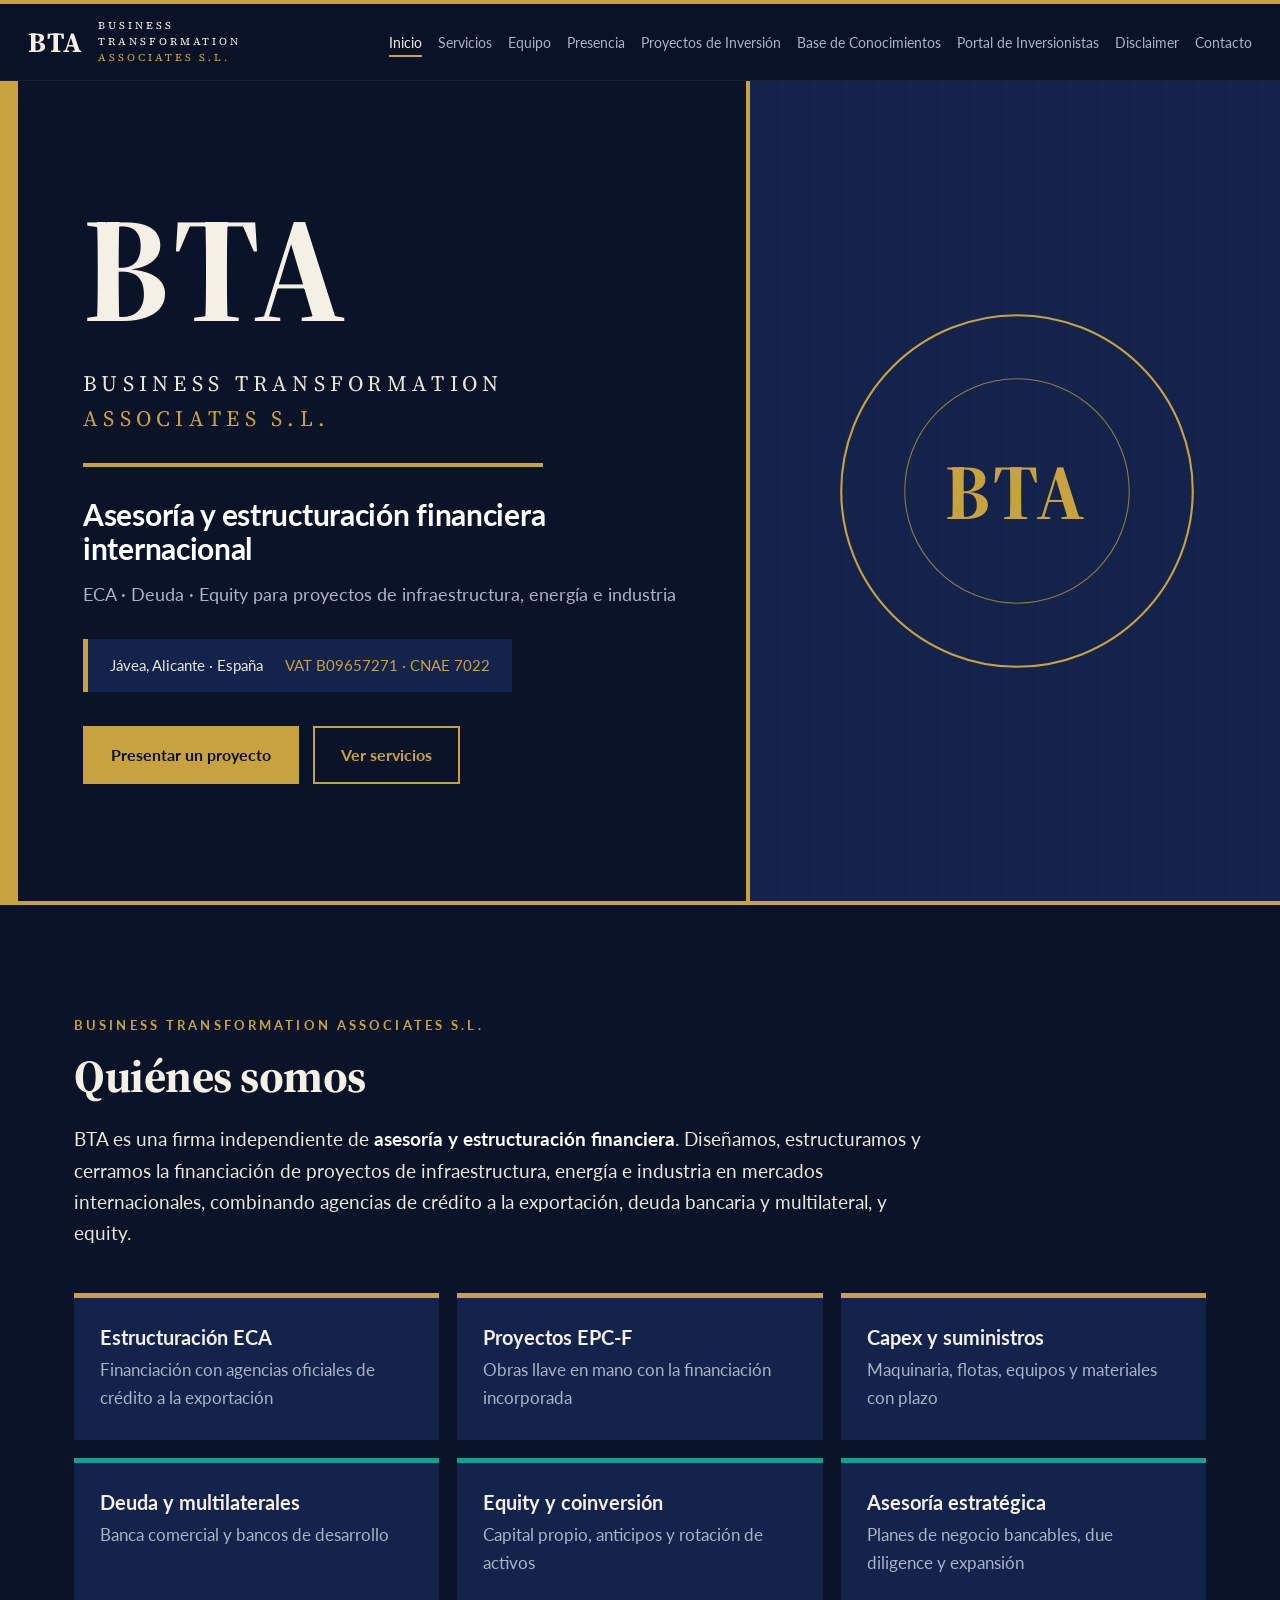
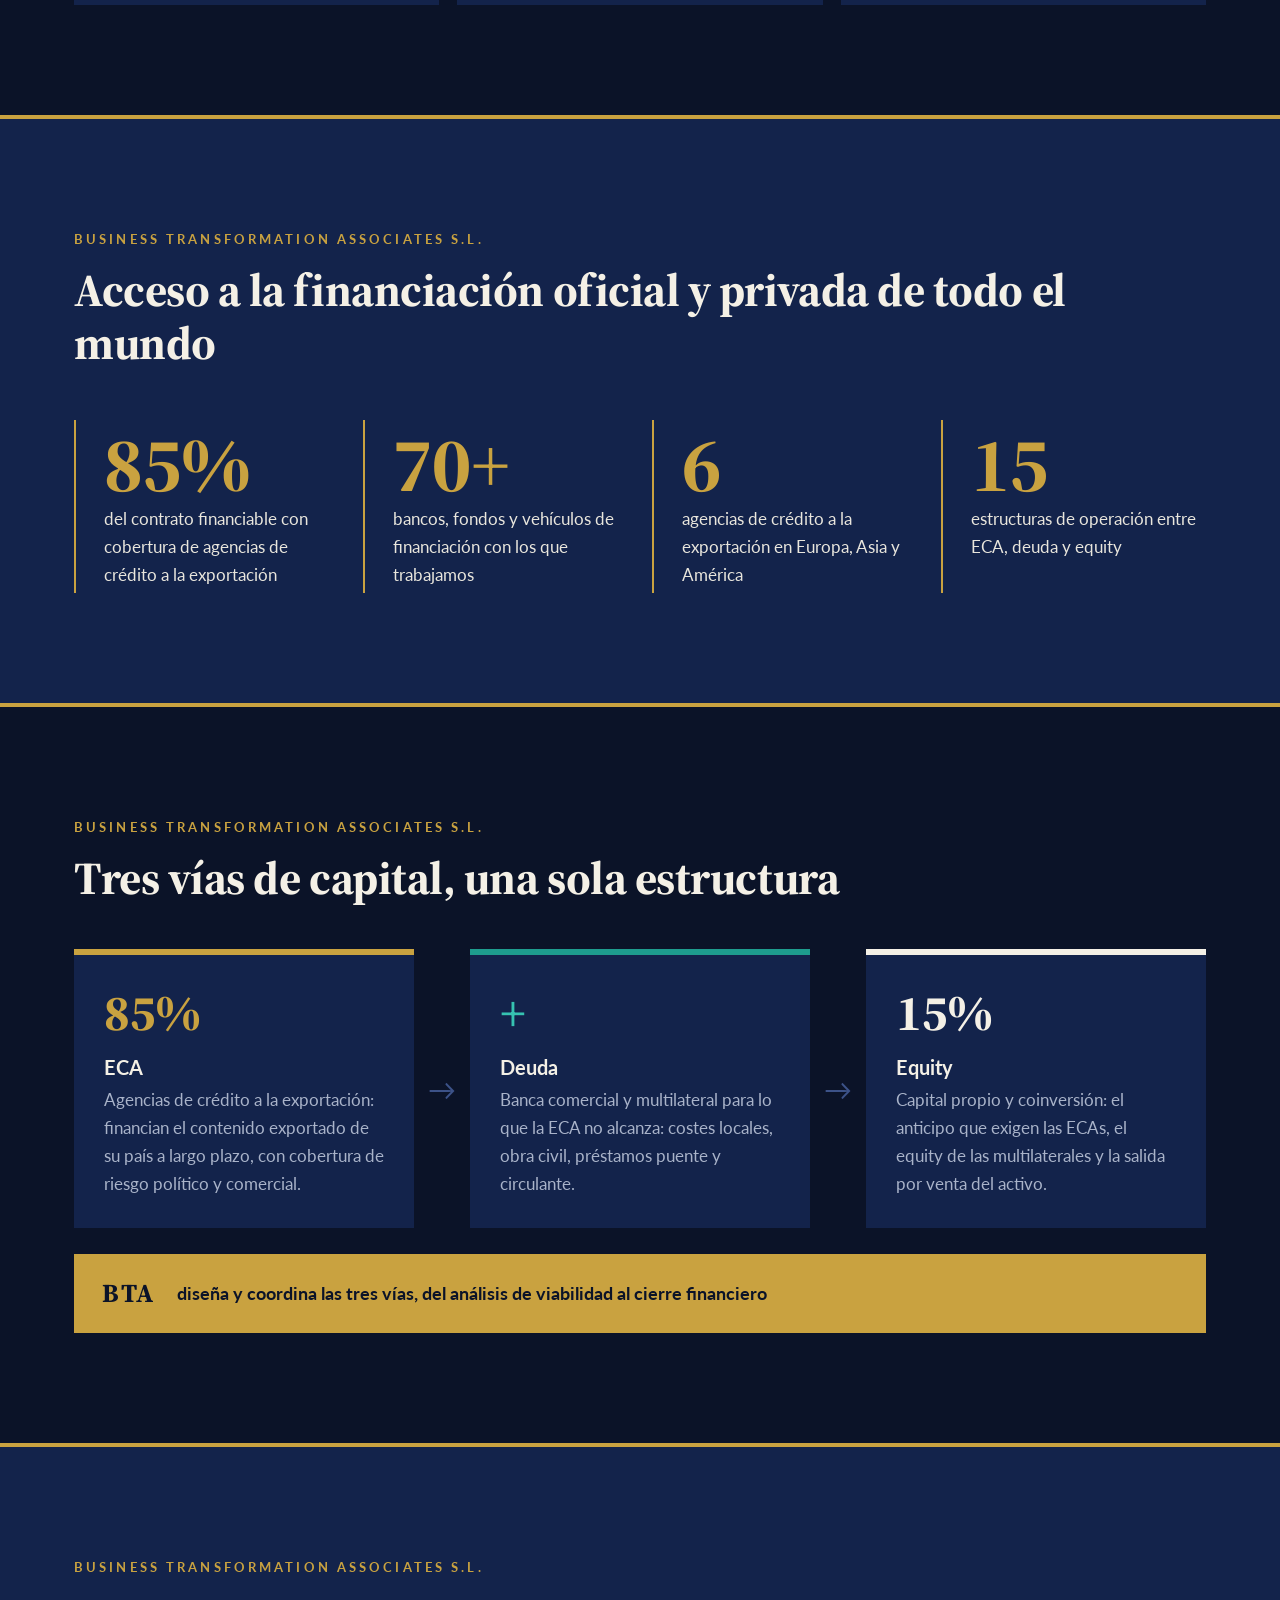
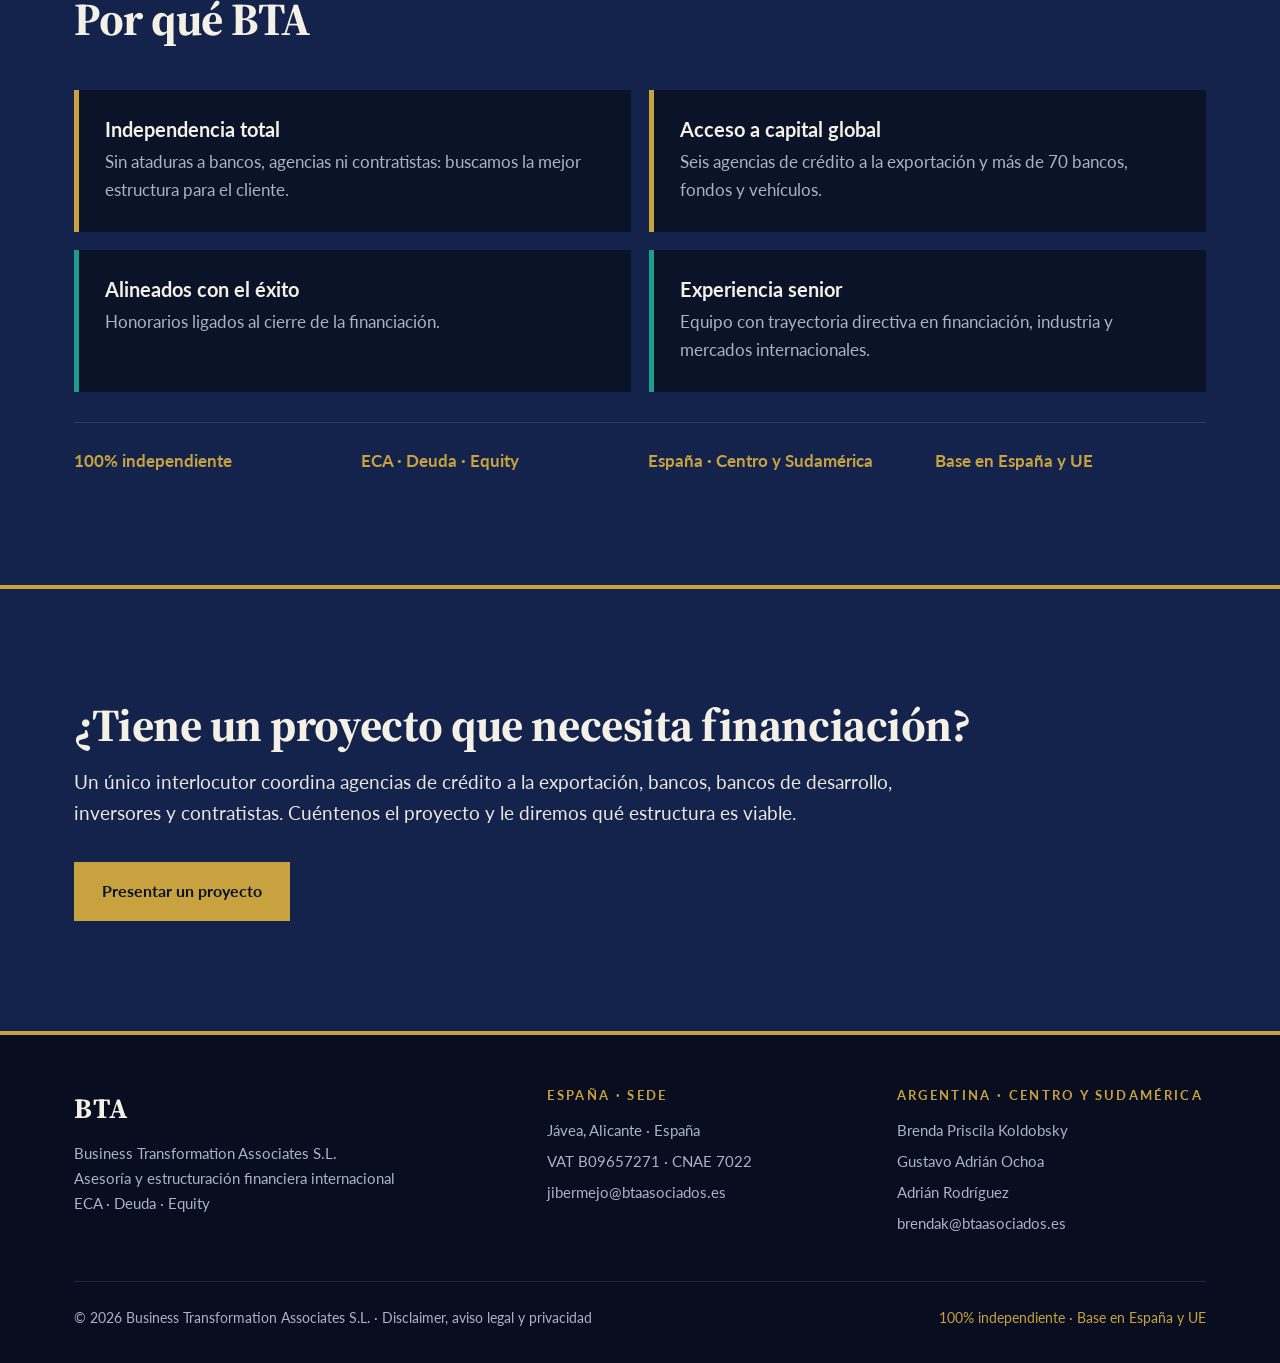
<file: index.html>
<!doctype html>
<html lang="es">
<head>
  <meta charset="utf-8">
  <meta name="viewport" content="width=device-width, initial-scale=1">
  <title>BTA · Asesoría y estructuración financiera internacional</title>
  <meta name="description" content="BTA diseña, estructura y cierra la financiación de proyectos de infraestructura, energía e industria con agencias de crédito a la exportación, deuda y equity.">
  <meta property="og:title" content="BTA · Asesoría y estructuración financiera internacional">
  <meta property="og:description" content="BTA diseña, estructura y cierra la financiación de proyectos de infraestructura, energía e industria con agencias de crédito a la exportación, deuda y equity.">
  <meta property="og:type" content="website">
  <link rel="icon" href="img/favicon.svg" type="image/svg+xml">
  <link rel="preconnect" href="https://fonts.googleapis.com">
  <link rel="preconnect" href="https://fonts.gstatic.com" crossorigin>
  <link href="https://fonts.googleapis.com/css2?family=Lato:wght@400;700&family=Source+Serif+4:opsz,wght@8..60,400;8..60,700&display=swap" rel="stylesheet">
  <link rel="stylesheet" href="css/styles.css">
</head>
<body>
<a class="saltar" href="#contenido">Saltar al contenido</a>

<header class="cabecera">
  <div class="contenedor">
    <a class="marca" href="index.html" aria-label="BTA · Business Transformation Associates, inicio">
      <span class="marca-sello">BTA</span>
      <span class="marca-texto">Business<br>Transformation<span>Associates S.L.</span></span>
    </a>
    <nav aria-label="Principal">
      <button class="hamburguesa" aria-expanded="false" aria-controls="menu" aria-label="Abrir menú"><span></span><span></span><span></span></button>
      <ul class="menu" id="menu">
        <li><a href="index.html" class="activo" aria-current="page">Inicio</a></li>
        <li><a href="servicios.html">Servicios</a></li>
        <li><a href="equipo.html">Equipo</a></li>
        <li><a href="presencia.html">Presencia</a></li>
        <li><a href="proyectos.html">Proyectos de Inversión</a></li>
        <li><a href="conocimientos.html">Base de Conocimientos</a></li>
        <li><a href="inversionistas.html">Portal de Inversionistas</a></li>
        <li><a href="disclaimer.html">Disclaimer</a></li>
        <li><a href="contacto.html">Contacto</a></li>
      </ul>
    </nav>
  </div>
</header>

<main id="contenido">

<section class="portada">
  <div class="contenedor">
    <div>
      <div class="portada-logo" aria-hidden="true">BTA</div>
      <p class="portada-nombre">Business Transformation <span>Associates S.L.</span></p>
      <div class="linea-oro"></div>
      <h1>Asesoría y estructuración financiera internacional</h1>
      <p class="sub">ECA · Deuda · Equity para proyectos de infraestructura, energía e industria</p>
      <div class="ficha"><span>Jávea, Alicante · España</span><span>VAT B09657271 · CNAE 7022</span></div>
      <div class="acciones">
        <a class="boton boton-oro" href="contacto.html">Presentar un proyecto</a>
        <a class="boton boton-linea" href="servicios.html">Ver servicios</a>
      </div>
    </div>
    <div class="portada-sello" aria-hidden="true">
      <svg viewBox="0 0 340 340"><circle cx="170" cy="170" r="166" fill="none" stroke="#c9a240" stroke-width="2"/><circle cx="170" cy="170" r="106" fill="none" stroke="#c9a240" stroke-width="1" opacity=".7"/><text x="170" y="196" text-anchor="middle" font-family="'Source Serif 4',Georgia,serif" font-weight="700" font-size="74" letter-spacing="4" fill="#c9a240">BTA</text></svg>
    </div>
  </div>
</section>

<section class="seccion">
  <div class="contenedor">
    <p class="antetitulo">Business Transformation Associates S.L.</p>
    <h2>Quiénes somos</h2>
    <p class="intro">BTA es una firma independiente de <strong>asesoría y estructuración financiera</strong>. Diseñamos, estructuramos y cerramos la financiación de proyectos de infraestructura, energía e industria en mercados internacionales, combinando agencias de crédito a la exportación, deuda bancaria y multilateral, y equity.</p>
    <div class="rejilla r3">
      <div class="tarjeta"><h3>Estructuración ECA</h3><p>Financiación con agencias oficiales de crédito a la exportación</p></div>
      <div class="tarjeta"><h3>Proyectos EPC-F</h3><p>Obras llave en mano con la financiación incorporada</p></div>
      <div class="tarjeta"><h3>Capex y suministros</h3><p>Maquinaria, flotas, equipos y materiales con plazo</p></div>
      <div class="tarjeta verde"><h3>Deuda y multilaterales</h3><p>Banca comercial y bancos de desarrollo</p></div>
      <div class="tarjeta verde"><h3>Equity y coinversión</h3><p>Capital propio, anticipos y rotación de activos</p></div>
      <div class="tarjeta verde"><h3>Asesoría estratégica</h3><p>Planes de negocio bancables, due diligence y expansión</p></div>
    </div>
  </div>
</section>

<section class="seccion azul">
  <div class="contenedor">
    <p class="antetitulo">Business Transformation Associates S.L.</p>
    <h2>Acceso a la financiación oficial y privada de todo el mundo</h2>
    <div class="cifras">
      <div class="cifra"><b>85%</b><span>del contrato financiable con cobertura de agencias de crédito a la exportación</span></div>
      <div class="cifra"><b>70+</b><span>bancos, fondos y vehículos de financiación con los que trabajamos</span></div>
      <div class="cifra"><b>6</b><span>agencias de crédito a la exportación en Europa, Asia y América</span></div>
      <div class="cifra"><b>15</b><span>estructuras de operación entre ECA, deuda y equity</span></div>
    </div>
  </div>
</section>

<section class="seccion">
  <div class="contenedor">
    <p class="antetitulo">Business Transformation Associates S.L.</p>
    <h2>Tres vías de capital, una sola estructura</h2>
    <div class="vias">
      <div class="via"><b>85%</b><h3>ECA</h3><p>Agencias de crédito a la exportación: financian el contenido exportado de su país a largo plazo, con cobertura de riesgo político y comercial.</p></div>
      <div class="flecha" aria-hidden="true">→</div>
      <div class="via deuda"><b>+</b><h3>Deuda</h3><p>Banca comercial y multilateral para lo que la ECA no alcanza: costes locales, obra civil, préstamos puente y circulante.</p></div>
      <div class="flecha" aria-hidden="true">→</div>
      <div class="via equity"><b>15%</b><h3>Equity</h3><p>Capital propio y coinversión: el anticipo que exigen las ECAs, el equity de las multilaterales y la salida por venta del activo.</p></div>
    </div>
    <div class="banda-oro"><b>BTA</b><span>diseña y coordina las tres vías, del análisis de viabilidad al cierre financiero</span></div>
  </div>
</section>

<section class="seccion azul">
  <div class="contenedor">
    <p class="antetitulo">Business Transformation Associates S.L.</p>
    <h2>Por qué BTA</h2>
    <div class="rejilla r2">
      <div class="tarjeta lateral"><h3>Independencia total</h3><p>Sin ataduras a bancos, agencias ni contratistas: buscamos la mejor estructura para el cliente.</p></div>
      <div class="tarjeta lateral"><h3>Acceso a capital global</h3><p>Seis agencias de crédito a la exportación y más de 70 bancos, fondos y vehículos.</p></div>
      <div class="tarjeta lateral verde"><h3>Alineados con el éxito</h3><p>Honorarios ligados al cierre de la financiación.</p></div>
      <div class="tarjeta lateral verde"><h3>Experiencia senior</h3><p>Equipo con trayectoria directiva en financiación, industria y mercados internacionales.</p></div>
    </div>
    <div class="sellos"><span>100% independiente</span><span>ECA · Deuda · Equity</span><span>España · Centro y Sudamérica</span><span>Base en España y UE</span></div>
  </div>
</section>

<section class="seccion azul llamada">
  <div class="contenedor">
    <h2>¿Tiene un proyecto que necesita financiación?</h2>
    <p class="intro">Un único interlocutor coordina agencias de crédito a la exportación, bancos, bancos de desarrollo, inversores y contratistas. Cuéntenos el proyecto y le diremos qué estructura es viable.</p>
    <div class="acciones"><a class="boton boton-oro" href="contacto.html">Presentar un proyecto</a></div>
  </div>
</section>
</main>

<footer class="pie">
  <div class="contenedor">
    <div>
      <span class="marca-sello">BTA</span>
      <p style="margin-top:10px">Business Transformation Associates S.L.<br>Asesoría y estructuración financiera internacional<br>ECA · Deuda · Equity</p>
    </div>
    <div>
      <h4>España · Sede</h4>
      <ul>
        <li>Jávea, Alicante · España</li>
        <li>VAT B09657271 · CNAE 7022</li>
        <li><a href="mailto:jibermejo@btaasociados.es">jibermejo@btaasociados.es</a></li>
      </ul>
    </div>
    <div>
      <h4>Argentina · Centro y Sudamérica</h4>
      <ul>
        <li>Brenda Priscila Koldobsky</li>         <li>Gustavo Adrián Ochoa</li>         <li>Adrián Rodríguez</li>
        <li><a href="mailto:brendak@btaasociados.es">brendak@btaasociados.es</a></li>
      </ul>
    </div>
    <div class="pie-legal">
      <span>© <span id="anio">2026</span> Business Transformation Associates S.L. · <a href="disclaimer.html">Disclaimer, aviso legal y privacidad</a></span>
      <span class="oro">100% independiente · Base en España y UE</span>
    </div>
  </div>
</footer>
<script src="js/main.js"></script>
</body>
</html>
</file>
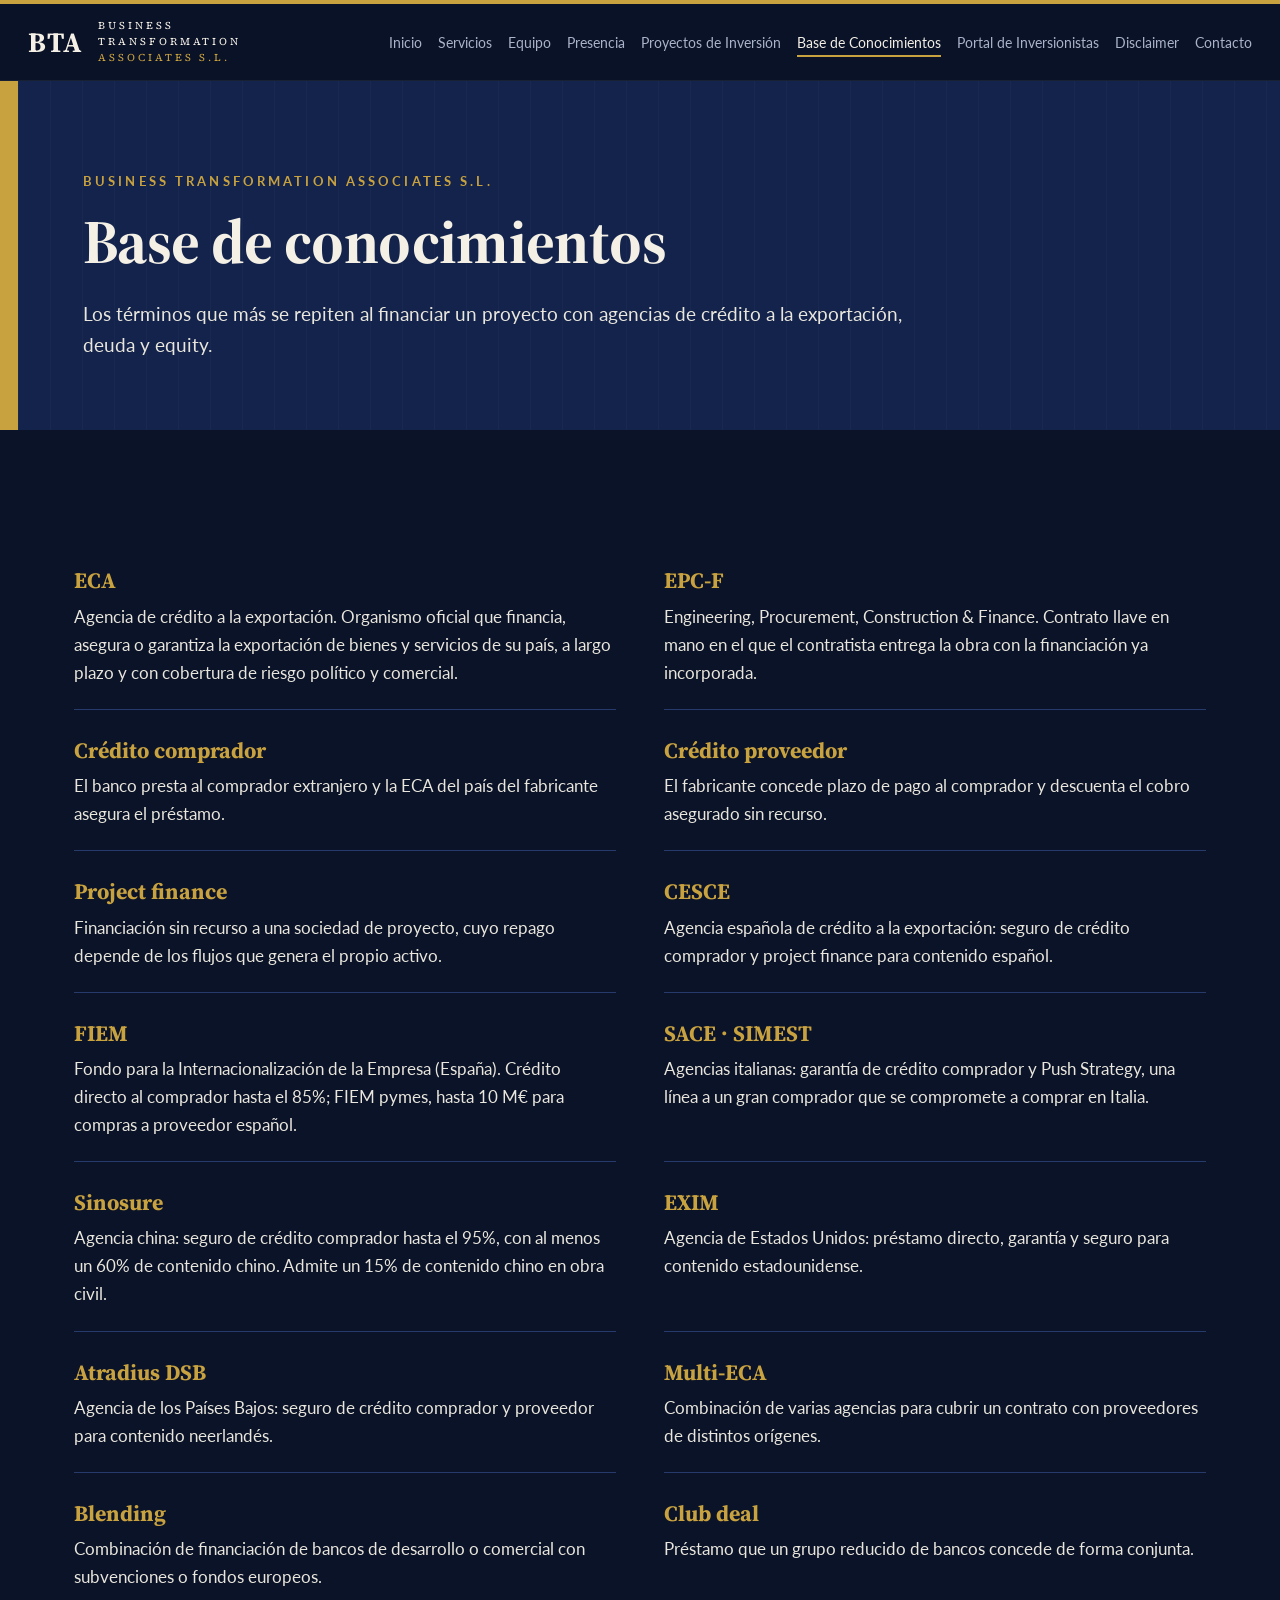
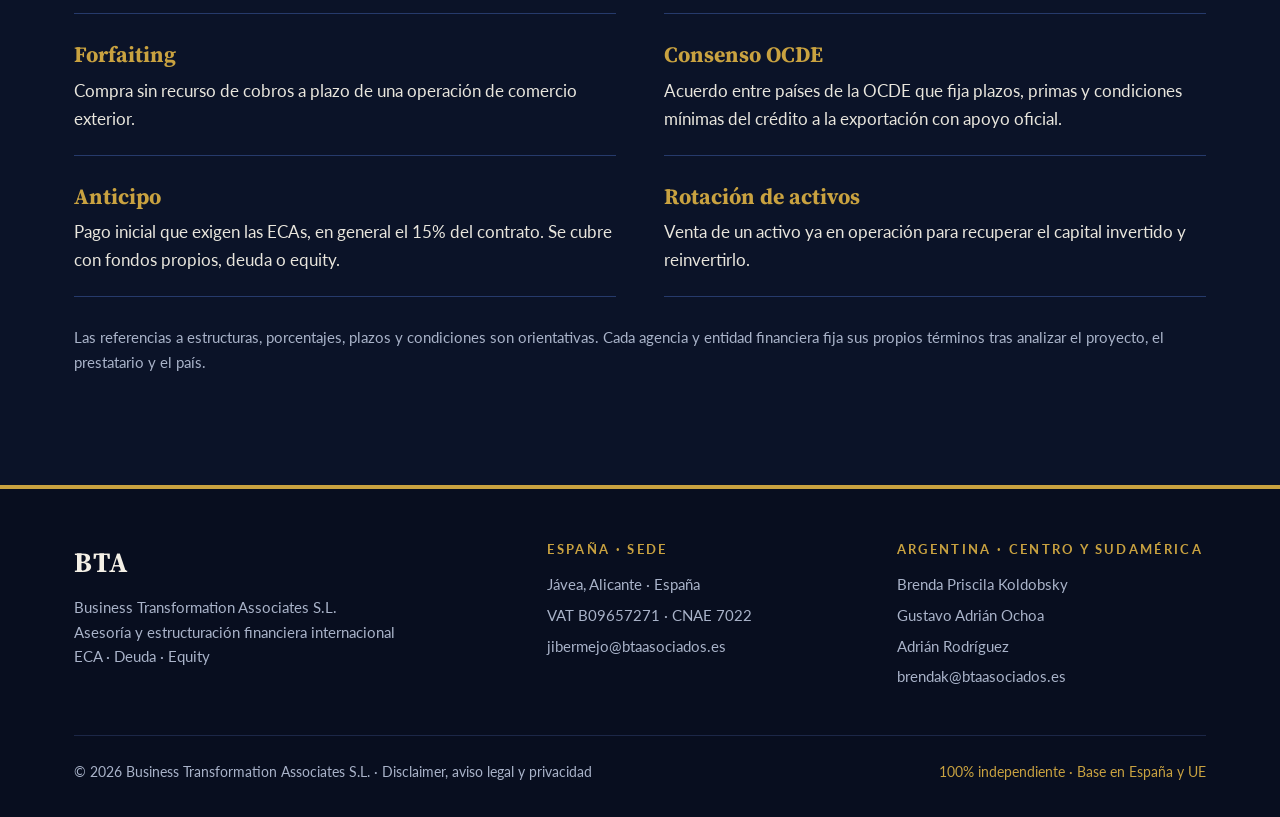
<file: conocimientos.html>
<!doctype html>
<html lang="es">
<head>
  <meta charset="utf-8">
  <meta name="viewport" content="width=device-width, initial-scale=1">
  <title>Base de Conocimientos · BTA</title>
  <meta name="description" content="Glosario de financiación internacional: ECAs, EPC-F, crédito comprador, project finance y más.">
  <meta property="og:title" content="Base de Conocimientos · BTA">
  <meta property="og:description" content="Glosario de financiación internacional: ECAs, EPC-F, crédito comprador, project finance y más.">
  <meta property="og:type" content="website">
  <link rel="icon" href="img/favicon.svg" type="image/svg+xml">
  <link rel="preconnect" href="https://fonts.googleapis.com">
  <link rel="preconnect" href="https://fonts.gstatic.com" crossorigin>
  <link href="https://fonts.googleapis.com/css2?family=Lato:wght@400;700&family=Source+Serif+4:opsz,wght@8..60,400;8..60,700&display=swap" rel="stylesheet">
  <link rel="stylesheet" href="css/styles.css">
</head>
<body>
<a class="saltar" href="#contenido">Saltar al contenido</a>

<header class="cabecera">
  <div class="contenedor">
    <a class="marca" href="index.html" aria-label="BTA · Business Transformation Associates, inicio">
      <span class="marca-sello">BTA</span>
      <span class="marca-texto">Business<br>Transformation<span>Associates S.L.</span></span>
    </a>
    <nav aria-label="Principal">
      <button class="hamburguesa" aria-expanded="false" aria-controls="menu" aria-label="Abrir menú"><span></span><span></span><span></span></button>
      <ul class="menu" id="menu">
        <li><a href="index.html">Inicio</a></li>
        <li><a href="servicios.html">Servicios</a></li>
        <li><a href="equipo.html">Equipo</a></li>
        <li><a href="presencia.html">Presencia</a></li>
        <li><a href="proyectos.html">Proyectos de Inversión</a></li>
        <li><a href="conocimientos.html" class="activo" aria-current="page">Base de Conocimientos</a></li>
        <li><a href="inversionistas.html">Portal de Inversionistas</a></li>
        <li><a href="disclaimer.html">Disclaimer</a></li>
        <li><a href="contacto.html">Contacto</a></li>
      </ul>
    </nav>
  </div>
</header>

<main id="contenido">


<section class="cabecera-pagina">
  <div class="contenedor">
    <p class="antetitulo">Business Transformation Associates S.L.</p>
    <h1>Base de conocimientos</h1>
    <p class="intro">Los términos que más se repiten al financiar un proyecto con agencias de crédito a la exportación, deuda y equity.</p>
  </div>
</section>

<section class="seccion sin-borde">
  <div class="contenedor">
    <dl class="glosario">
      <div><dt>ECA</dt><dd>Agencia de crédito a la exportación. Organismo oficial que financia, asegura o garantiza la exportación de bienes y servicios de su país, a largo plazo y con cobertura de riesgo político y comercial.</dd></div>
      <div><dt>EPC-F</dt><dd>Engineering, Procurement, Construction & Finance. Contrato llave en mano en el que el contratista entrega la obra con la financiación ya incorporada.</dd></div>
      <div><dt>Crédito comprador</dt><dd>El banco presta al comprador extranjero y la ECA del país del fabricante asegura el préstamo.</dd></div>
      <div><dt>Crédito proveedor</dt><dd>El fabricante concede plazo de pago al comprador y descuenta el cobro asegurado sin recurso.</dd></div>
      <div><dt>Project finance</dt><dd>Financiación sin recurso a una sociedad de proyecto, cuyo repago depende de los flujos que genera el propio activo.</dd></div>
      <div><dt>CESCE</dt><dd>Agencia española de crédito a la exportación: seguro de crédito comprador y project finance para contenido español.</dd></div>
      <div><dt>FIEM</dt><dd>Fondo para la Internacionalización de la Empresa (España). Crédito directo al comprador hasta el 85%; FIEM pymes, hasta 10 M€ para compras a proveedor español.</dd></div>
      <div><dt>SACE · SIMEST</dt><dd>Agencias italianas: garantía de crédito comprador y Push Strategy, una línea a un gran comprador que se compromete a comprar en Italia.</dd></div>
      <div><dt>Sinosure</dt><dd>Agencia china: seguro de crédito comprador hasta el 95%, con al menos un 60% de contenido chino. Admite un 15% de contenido chino en obra civil.</dd></div>
      <div><dt>EXIM</dt><dd>Agencia de Estados Unidos: préstamo directo, garantía y seguro para contenido estadounidense.</dd></div>
      <div><dt>Atradius DSB</dt><dd>Agencia de los Países Bajos: seguro de crédito comprador y proveedor para contenido neerlandés.</dd></div>
      <div><dt>Multi-ECA</dt><dd>Combinación de varias agencias para cubrir un contrato con proveedores de distintos orígenes.</dd></div>
      <div><dt>Blending</dt><dd>Combinación de financiación de bancos de desarrollo o comercial con subvenciones o fondos europeos.</dd></div>
      <div><dt>Club deal</dt><dd>Préstamo que un grupo reducido de bancos concede de forma conjunta.</dd></div>
      <div><dt>Forfaiting</dt><dd>Compra sin recurso de cobros a plazo de una operación de comercio exterior.</dd></div>
      <div><dt>Consenso OCDE</dt><dd>Acuerdo entre países de la OCDE que fija plazos, primas y condiciones mínimas del crédito a la exportación con apoyo oficial.</dd></div>
      <div><dt>Anticipo</dt><dd>Pago inicial que exigen las ECAs, en general el 15% del contrato. Se cubre con fondos propios, deuda o equity.</dd></div>
      <div><dt>Rotación de activos</dt><dd>Venta de un activo ya en operación para recuperar el capital invertido y reinvertirlo.</dd></div>
    </dl>
    <p class="nota">Las referencias a estructuras, porcentajes, plazos y condiciones son orientativas. Cada agencia y entidad financiera fija sus propios términos tras analizar el proyecto, el prestatario y el país.</p>
  </div>
</section>
</main>

<footer class="pie">
  <div class="contenedor">
    <div>
      <span class="marca-sello">BTA</span>
      <p style="margin-top:10px">Business Transformation Associates S.L.<br>Asesoría y estructuración financiera internacional<br>ECA · Deuda · Equity</p>
    </div>
    <div>
      <h4>España · Sede</h4>
      <ul>
        <li>Jávea, Alicante · España</li>
        <li>VAT B09657271 · CNAE 7022</li>
        <li><a href="mailto:jibermejo@btaasociados.es">jibermejo@btaasociados.es</a></li>
      </ul>
    </div>
    <div>
      <h4>Argentina · Centro y Sudamérica</h4>
      <ul>
        <li>Brenda Priscila Koldobsky</li>         <li>Gustavo Adrián Ochoa</li>         <li>Adrián Rodríguez</li>
        <li><a href="mailto:brendak@btaasociados.es">brendak@btaasociados.es</a></li>
      </ul>
    </div>
    <div class="pie-legal">
      <span>© <span id="anio">2026</span> Business Transformation Associates S.L. · <a href="disclaimer.html">Disclaimer, aviso legal y privacidad</a></span>
      <span class="oro">100% independiente · Base en España y UE</span>
    </div>
  </div>
</footer>
<script src="js/main.js"></script>
</body>
</html>
</file>
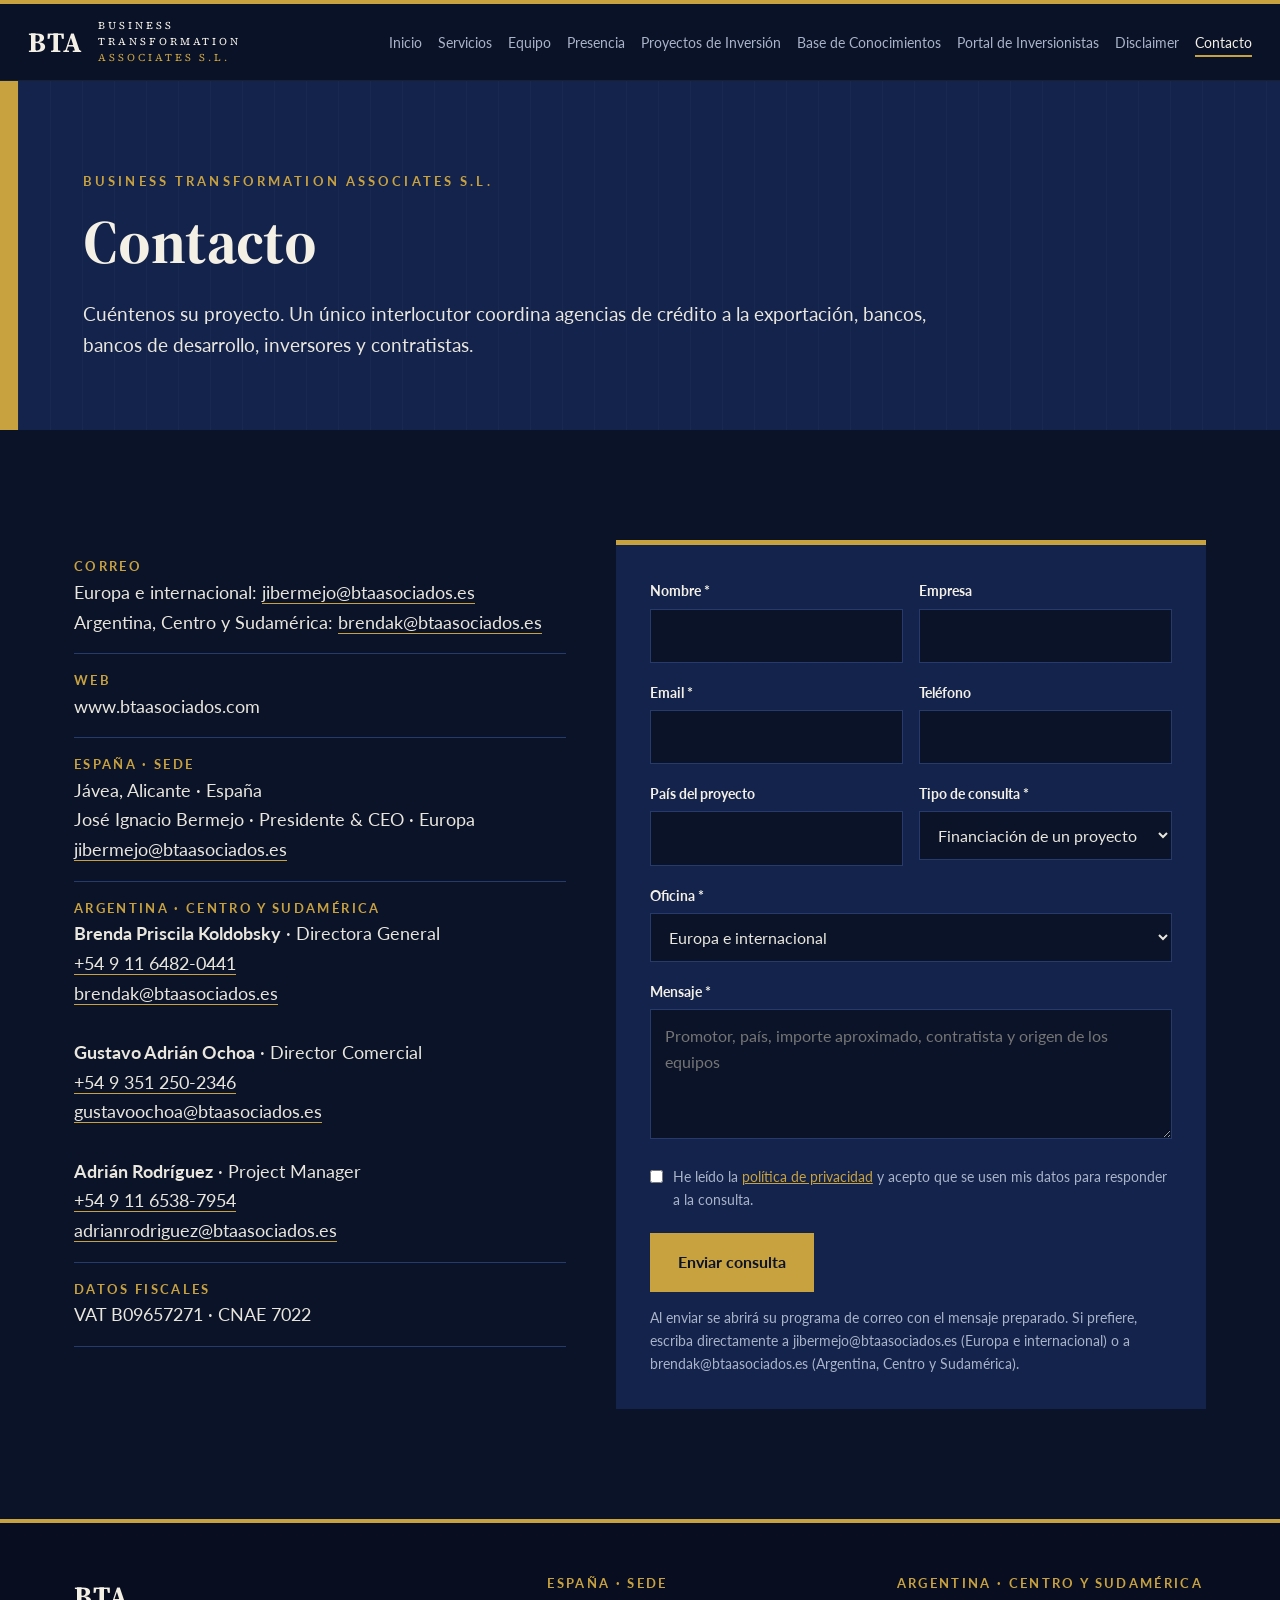
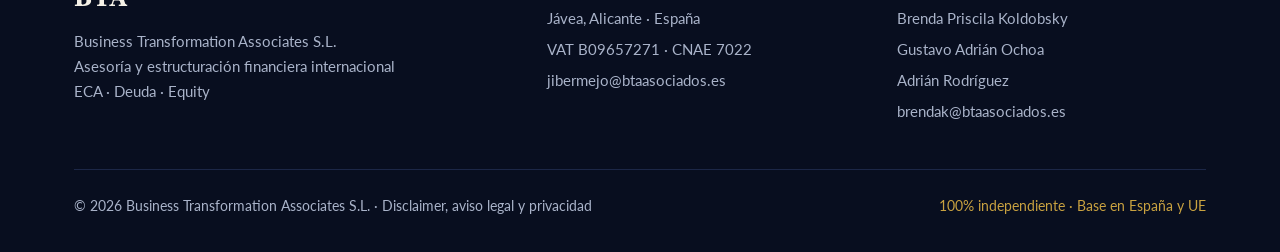
<file: contacto.html>
<!doctype html>
<html lang="es">
<head>
  <meta charset="utf-8">
  <meta name="viewport" content="width=device-width, initial-scale=1">
  <title>Contacto · BTA</title>
  <meta name="description" content="Contacte con BTA en España o en Argentina para estudiar la financiación de su proyecto.">
  <meta property="og:title" content="Contacto · BTA">
  <meta property="og:description" content="Contacte con BTA en España o en Argentina para estudiar la financiación de su proyecto.">
  <meta property="og:type" content="website">
  <link rel="icon" href="img/favicon.svg" type="image/svg+xml">
  <link rel="preconnect" href="https://fonts.googleapis.com">
  <link rel="preconnect" href="https://fonts.gstatic.com" crossorigin>
  <link href="https://fonts.googleapis.com/css2?family=Lato:wght@400;700&family=Source+Serif+4:opsz,wght@8..60,400;8..60,700&display=swap" rel="stylesheet">
  <link rel="stylesheet" href="css/styles.css">
</head>
<body>
<a class="saltar" href="#contenido">Saltar al contenido</a>

<header class="cabecera">
  <div class="contenedor">
    <a class="marca" href="index.html" aria-label="BTA · Business Transformation Associates, inicio">
      <span class="marca-sello">BTA</span>
      <span class="marca-texto">Business<br>Transformation<span>Associates S.L.</span></span>
    </a>
    <nav aria-label="Principal">
      <button class="hamburguesa" aria-expanded="false" aria-controls="menu" aria-label="Abrir menú"><span></span><span></span><span></span></button>
      <ul class="menu" id="menu">
        <li><a href="index.html">Inicio</a></li>
        <li><a href="servicios.html">Servicios</a></li>
        <li><a href="equipo.html">Equipo</a></li>
        <li><a href="presencia.html">Presencia</a></li>
        <li><a href="proyectos.html">Proyectos de Inversión</a></li>
        <li><a href="conocimientos.html">Base de Conocimientos</a></li>
        <li><a href="inversionistas.html">Portal de Inversionistas</a></li>
        <li><a href="disclaimer.html">Disclaimer</a></li>
        <li><a href="contacto.html" class="activo" aria-current="page">Contacto</a></li>
      </ul>
    </nav>
  </div>
</header>

<main id="contenido">


<section class="cabecera-pagina">
  <div class="contenedor">
    <p class="antetitulo">Business Transformation Associates S.L.</p>
    <h1>Contacto</h1>
    <p class="intro">Cuéntenos su proyecto. Un único interlocutor coordina agencias de crédito a la exportación, bancos, bancos de desarrollo, inversores y contratistas.</p>
  </div>
</section>

<section class="seccion sin-borde">
  <div class="contenedor contacto sin-margen">
    <div class="datos">
      <dl>
        <div><dt>Correo</dt><dd>Europa e internacional: <a href="mailto:jibermejo@btaasociados.es">jibermejo@btaasociados.es</a><br>Argentina, Centro y Sudamérica: <a href="mailto:brendak@btaasociados.es">brendak@btaasociados.es</a></dd></div>
        <div><dt>Web</dt><dd>www.btaasociados.com</dd></div>
        <div><dt>España · Sede</dt><dd>Jávea, Alicante · España<br>José Ignacio Bermejo · Presidente &amp; CEO · Europa<br><a href="mailto:jibermejo@btaasociados.es">jibermejo@btaasociados.es</a></dd></div>
        <div><dt>Argentina · Centro y Sudamérica</dt><dd><strong>Brenda Priscila Koldobsky</strong> · Directora General<br><a href="tel:+5491164820441">+54 9 11 6482-0441</a><br><a href="mailto:brendak@btaasociados.es">brendak@btaasociados.es</a><br><br><strong>Gustavo Adrián Ochoa</strong> · Director Comercial<br><a href="tel:+5493512502346">+54 9 351 250-2346</a><br><a href="mailto:gustavoochoa@btaasociados.es">gustavoochoa@btaasociados.es</a><br><br><strong>Adrián Rodríguez</strong> · Project Manager<br><a href="tel:+5491165387954">+54 9 11 6538-7954</a><br><a href="mailto:adrianrodriguez@btaasociados.es">adrianrodriguez@btaasociados.es</a></dd></div>
        <div><dt>Datos fiscales</dt><dd>VAT B09657271 · CNAE 7022</dd></div>
      </dl>
    </div>
    <form id="form-contacto" data-destino="jibermejo@btaasociados.es" novalidate>
      <div class="fila">
        <div class="campo"><label for="nombre">Nombre *</label><input id="nombre" name="nombre" required autocomplete="name"></div>
        <div class="campo"><label for="empresa">Empresa</label><input id="empresa" name="empresa" autocomplete="organization"></div>
      </div>
      <div class="fila">
        <div class="campo"><label for="email">Email *</label><input id="email" name="email" type="email" required autocomplete="email"></div>
        <div class="campo"><label for="telefono">Teléfono</label><input id="telefono" name="telefono" type="tel" autocomplete="tel"></div>
      </div>
      <div class="fila">
        <div class="campo"><label for="pais">País del proyecto</label><input id="pais" name="pais" autocomplete="country-name"></div>
        <div class="campo"><label for="tipo">Tipo de consulta *</label>
          <select id="tipo" name="tipo" required>
            <option>Financiación de un proyecto</option>
            <option>Capex y suministros</option>
            <option value="Inversor / entidad financiera">Inversor / entidad financiera</option>
            <option>Asesoría estratégica</option>
            <option>Otra consulta</option>
          </select></div>
      </div>
      <div class="campo"><label for="oficina">Oficina *</label>
        <select id="oficina" name="oficina" required>
          <option value="jibermejo@btaasociados.es">Europa e internacional</option>
          <option value="brendak@btaasociados.es">Argentina, Centro y Sudamérica</option>
        </select></div>
      <div class="campo"><label for="mensaje">Mensaje *</label><textarea id="mensaje" name="mensaje" required placeholder="Promotor, país, importe aproximado, contratista y origen de los equipos"></textarea></div>
      <label class="casilla"><input type="checkbox" name="acepto" required> <span>He leído la <a href="disclaimer.html">política de privacidad</a> y acepto que se usen mis datos para responder a la consulta.</span></label>
      <button class="boton boton-oro" type="submit">Enviar consulta</button>
      <p class="form-aviso">Al enviar se abrirá su programa de correo con el mensaje preparado. Si prefiere, escriba directamente a jibermejo@btaasociados.es (Europa e internacional) o a brendak@btaasociados.es (Argentina, Centro y Sudamérica).</p>
    </form>
  </div>
</section>
</main>

<footer class="pie">
  <div class="contenedor">
    <div>
      <span class="marca-sello">BTA</span>
      <p style="margin-top:10px">Business Transformation Associates S.L.<br>Asesoría y estructuración financiera internacional<br>ECA · Deuda · Equity</p>
    </div>
    <div>
      <h4>España · Sede</h4>
      <ul>
        <li>Jávea, Alicante · España</li>
        <li>VAT B09657271 · CNAE 7022</li>
        <li><a href="mailto:jibermejo@btaasociados.es">jibermejo@btaasociados.es</a></li>
      </ul>
    </div>
    <div>
      <h4>Argentina · Centro y Sudamérica</h4>
      <ul>
        <li>Brenda Priscila Koldobsky</li>         <li>Gustavo Adrián Ochoa</li>         <li>Adrián Rodríguez</li>
        <li><a href="mailto:brendak@btaasociados.es">brendak@btaasociados.es</a></li>
      </ul>
    </div>
    <div class="pie-legal">
      <span>© <span id="anio">2026</span> Business Transformation Associates S.L. · <a href="disclaimer.html">Disclaimer, aviso legal y privacidad</a></span>
      <span class="oro">100% independiente · Base en España y UE</span>
    </div>
  </div>
</footer>
<script src="js/main.js"></script>
</body>
</html>
</file>
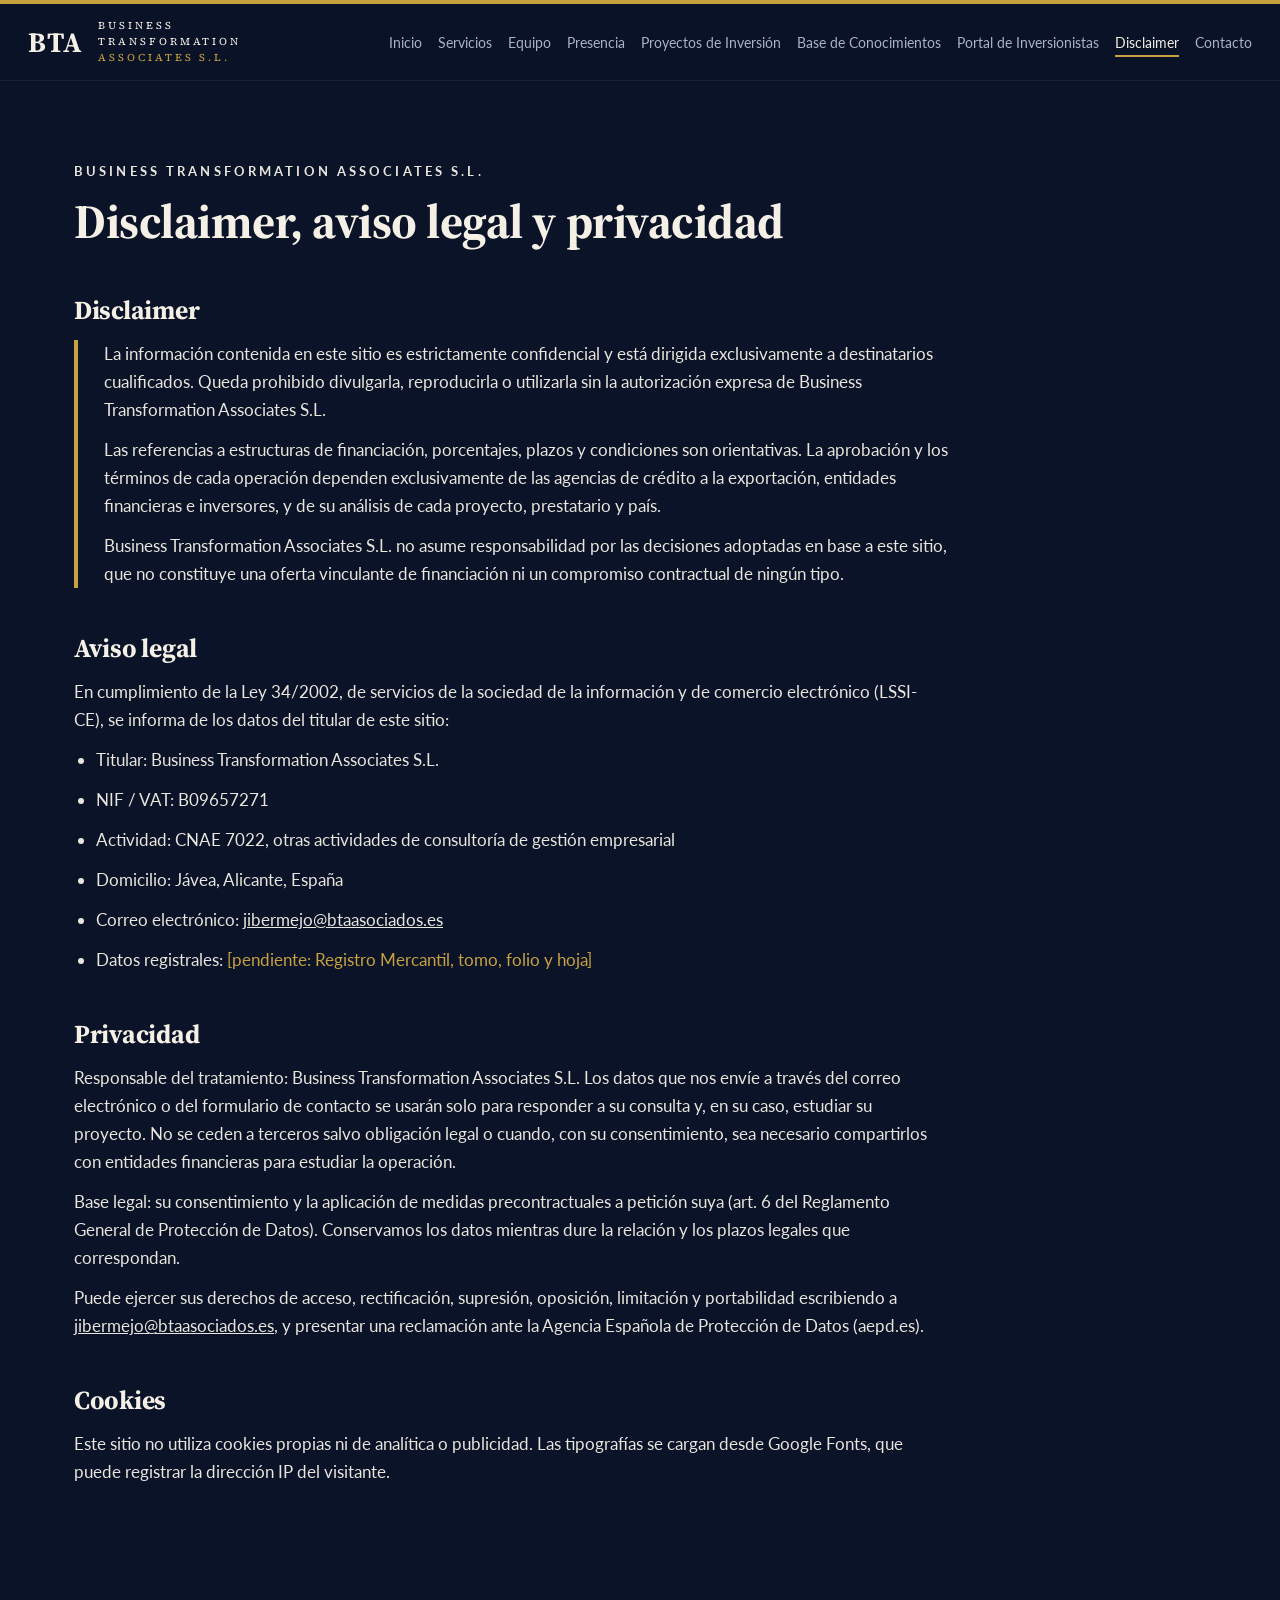
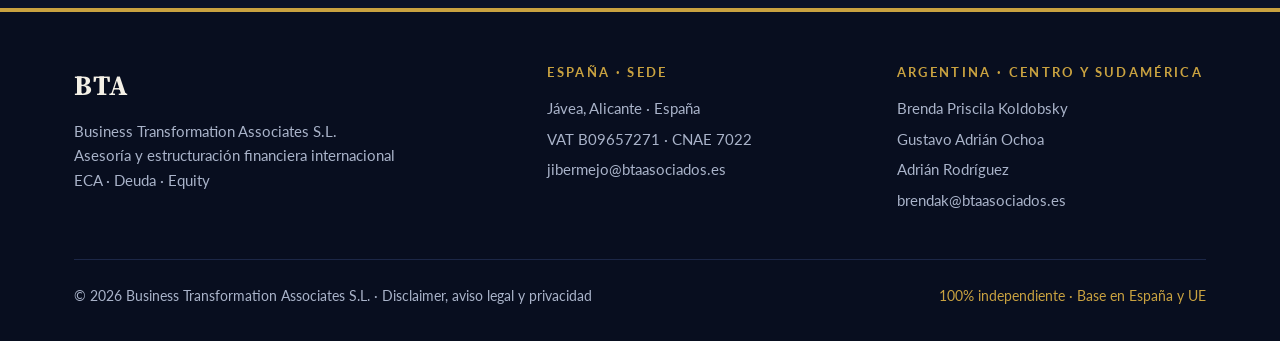
<file: disclaimer.html>
<!doctype html>
<html lang="es">
<head>
  <meta charset="utf-8">
  <meta name="viewport" content="width=device-width, initial-scale=1">
  <title>Disclaimer y aviso legal · BTA</title>
  <meta name="description" content="Aviso legal, confidencialidad y política de privacidad de Business Transformation Associates S.L.">
  <meta property="og:title" content="Disclaimer y aviso legal · BTA">
  <meta property="og:description" content="Aviso legal, confidencialidad y política de privacidad de Business Transformation Associates S.L.">
  <meta property="og:type" content="website">
  <link rel="icon" href="img/favicon.svg" type="image/svg+xml">
  <link rel="preconnect" href="https://fonts.googleapis.com">
  <link rel="preconnect" href="https://fonts.gstatic.com" crossorigin>
  <link href="https://fonts.googleapis.com/css2?family=Lato:wght@400;700&family=Source+Serif+4:opsz,wght@8..60,400;8..60,700&display=swap" rel="stylesheet">
  <link rel="stylesheet" href="css/styles.css">
</head>
<body>
<a class="saltar" href="#contenido">Saltar al contenido</a>

<header class="cabecera">
  <div class="contenedor">
    <a class="marca" href="index.html" aria-label="BTA · Business Transformation Associates, inicio">
      <span class="marca-sello">BTA</span>
      <span class="marca-texto">Business<br>Transformation<span>Associates S.L.</span></span>
    </a>
    <nav aria-label="Principal">
      <button class="hamburguesa" aria-expanded="false" aria-controls="menu" aria-label="Abrir menú"><span></span><span></span><span></span></button>
      <ul class="menu" id="menu">
        <li><a href="index.html">Inicio</a></li>
        <li><a href="servicios.html">Servicios</a></li>
        <li><a href="equipo.html">Equipo</a></li>
        <li><a href="presencia.html">Presencia</a></li>
        <li><a href="proyectos.html">Proyectos de Inversión</a></li>
        <li><a href="conocimientos.html">Base de Conocimientos</a></li>
        <li><a href="inversionistas.html">Portal de Inversionistas</a></li>
        <li><a href="disclaimer.html" class="activo" aria-current="page">Disclaimer</a></li>
        <li><a href="contacto.html">Contacto</a></li>
      </ul>
    </nav>
  </div>
</header>

<main id="contenido">

<section class="legal">
  <div class="contenedor">
    <p class="antetitulo">Business Transformation Associates S.L.</p>
    <h1>Disclaimer, aviso legal y privacidad</h1>

    <h2>Disclaimer</h2>
    <div class="bloque">
      <p>La información contenida en este sitio es estrictamente confidencial y está dirigida exclusivamente a destinatarios cualificados. Queda prohibido divulgarla, reproducirla o utilizarla sin la autorización expresa de Business Transformation Associates S.L.</p>
      <p>Las referencias a estructuras de financiación, porcentajes, plazos y condiciones son orientativas. La aprobación y los términos de cada operación dependen exclusivamente de las agencias de crédito a la exportación, entidades financieras e inversores, y de su análisis de cada proyecto, prestatario y país.</p>
      <p>Business Transformation Associates S.L. no asume responsabilidad por las decisiones adoptadas en base a este sitio, que no constituye una oferta vinculante de financiación ni un compromiso contractual de ningún tipo.</p>
    </div>

    <h2>Aviso legal</h2>
    <p>En cumplimiento de la Ley 34/2002, de servicios de la sociedad de la información y de comercio electrónico (LSSI-CE), se informa de los datos del titular de este sitio:</p>
    <ul>
      <li>Titular: Business Transformation Associates S.L.</li>
      <li>NIF / VAT: B09657271</li>
      <li>Actividad: CNAE 7022, otras actividades de consultoría de gestión empresarial</li>
      <li>Domicilio: Jávea, Alicante, España</li>
      <li>Correo electrónico: <a href="mailto:jibermejo@btaasociados.es">jibermejo@btaasociados.es</a></li>
      <li>Datos registrales: <span class="pendiente">[pendiente: Registro Mercantil, tomo, folio y hoja]</span></li>
    </ul>

    <h2>Privacidad</h2>
    <p>Responsable del tratamiento: Business Transformation Associates S.L. Los datos que nos envíe a través del correo electrónico o del formulario de contacto se usarán solo para responder a su consulta y, en su caso, estudiar su proyecto. No se ceden a terceros salvo obligación legal o cuando, con su consentimiento, sea necesario compartirlos con entidades financieras para estudiar la operación.</p>
    <p>Base legal: su consentimiento y la aplicación de medidas precontractuales a petición suya (art. 6 del Reglamento General de Protección de Datos). Conservamos los datos mientras dure la relación y los plazos legales que correspondan.</p>
    <p>Puede ejercer sus derechos de acceso, rectificación, supresión, oposición, limitación y portabilidad escribiendo a <a href="mailto:jibermejo@btaasociados.es">jibermejo@btaasociados.es</a>, y presentar una reclamación ante la Agencia Española de Protección de Datos (aepd.es).</p>

    <h2>Cookies</h2>
    <p>Este sitio no utiliza cookies propias ni de analítica o publicidad. Las tipografías se cargan desde Google Fonts, que puede registrar la dirección IP del visitante.</p>
  </div>
</section>
</main>

<footer class="pie">
  <div class="contenedor">
    <div>
      <span class="marca-sello">BTA</span>
      <p style="margin-top:10px">Business Transformation Associates S.L.<br>Asesoría y estructuración financiera internacional<br>ECA · Deuda · Equity</p>
    </div>
    <div>
      <h4>España · Sede</h4>
      <ul>
        <li>Jávea, Alicante · España</li>
        <li>VAT B09657271 · CNAE 7022</li>
        <li><a href="mailto:jibermejo@btaasociados.es">jibermejo@btaasociados.es</a></li>
      </ul>
    </div>
    <div>
      <h4>Argentina · Centro y Sudamérica</h4>
      <ul>
        <li>Brenda Priscila Koldobsky</li>         <li>Gustavo Adrián Ochoa</li>         <li>Adrián Rodríguez</li>
        <li><a href="mailto:brendak@btaasociados.es">brendak@btaasociados.es</a></li>
      </ul>
    </div>
    <div class="pie-legal">
      <span>© <span id="anio">2026</span> Business Transformation Associates S.L. · <a href="disclaimer.html">Disclaimer, aviso legal y privacidad</a></span>
      <span class="oro">100% independiente · Base en España y UE</span>
    </div>
  </div>
</footer>
<script src="js/main.js"></script>
</body>
</html>
</file>
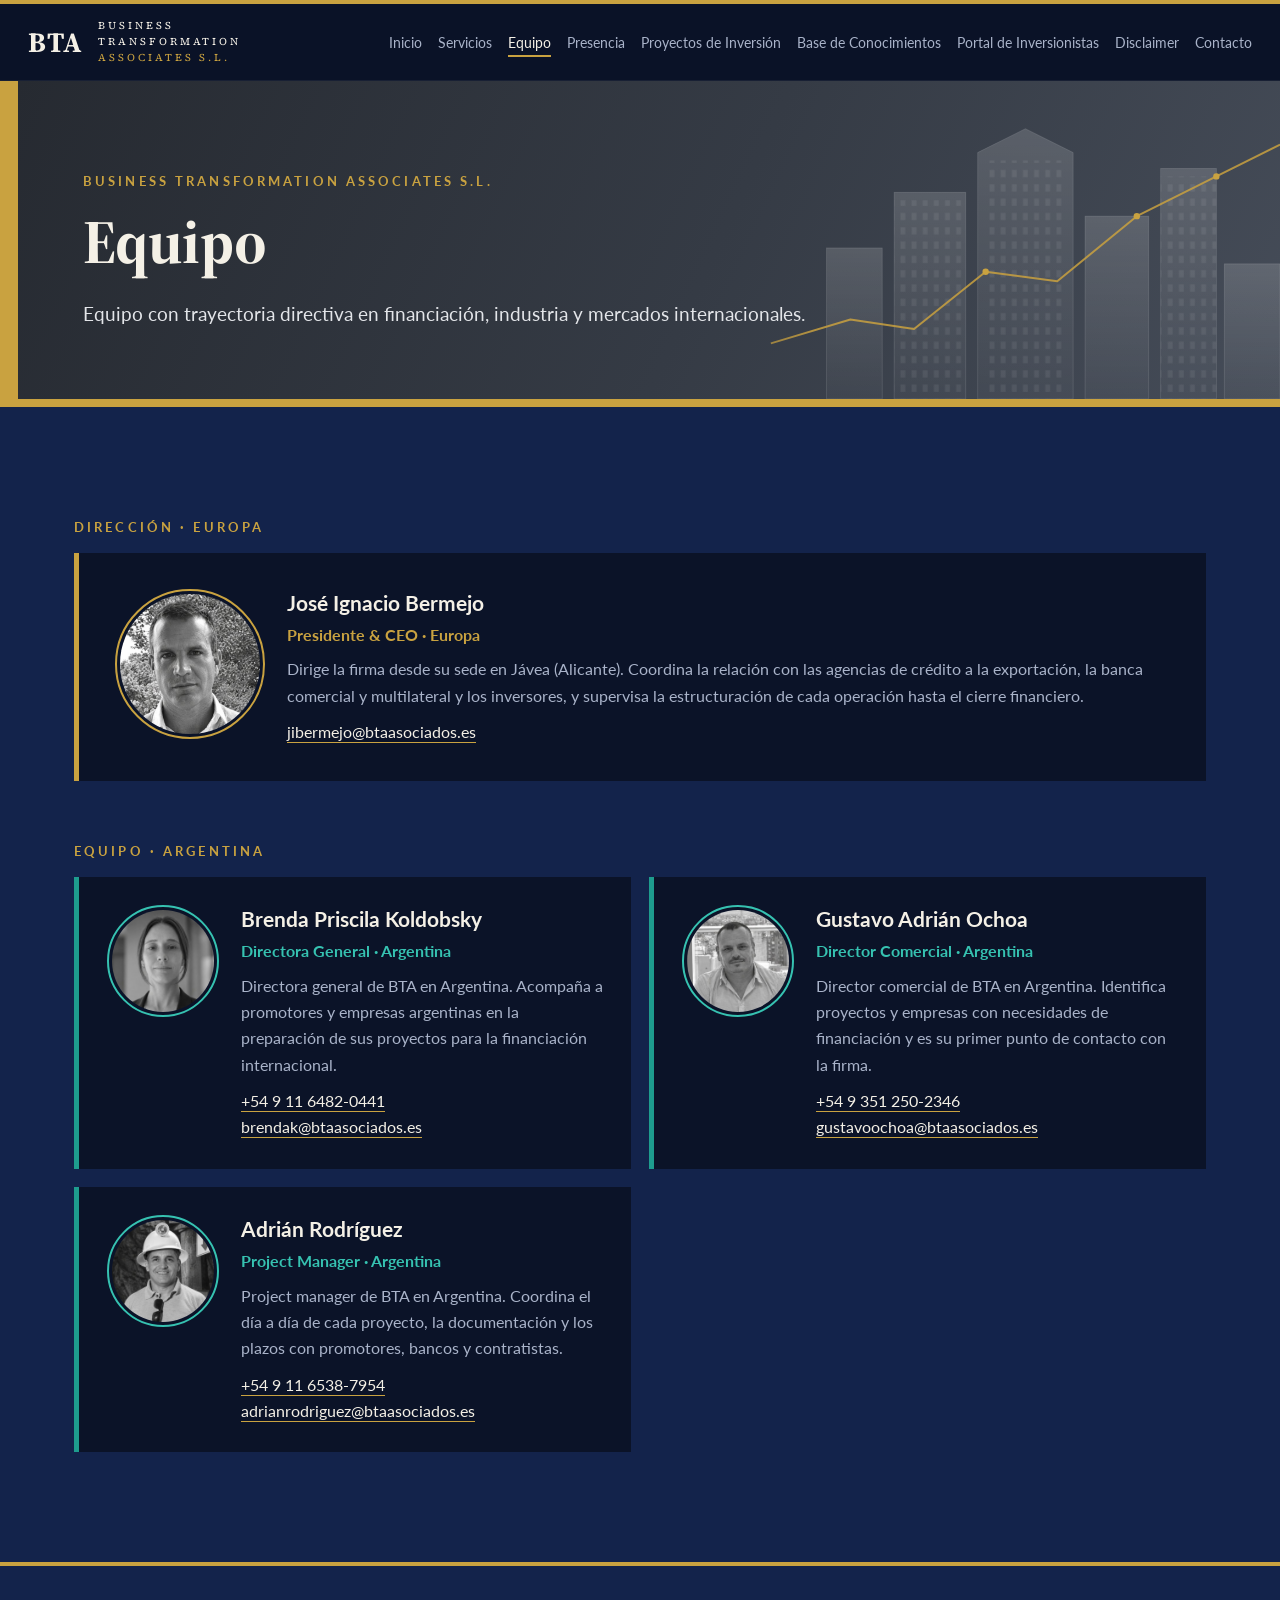
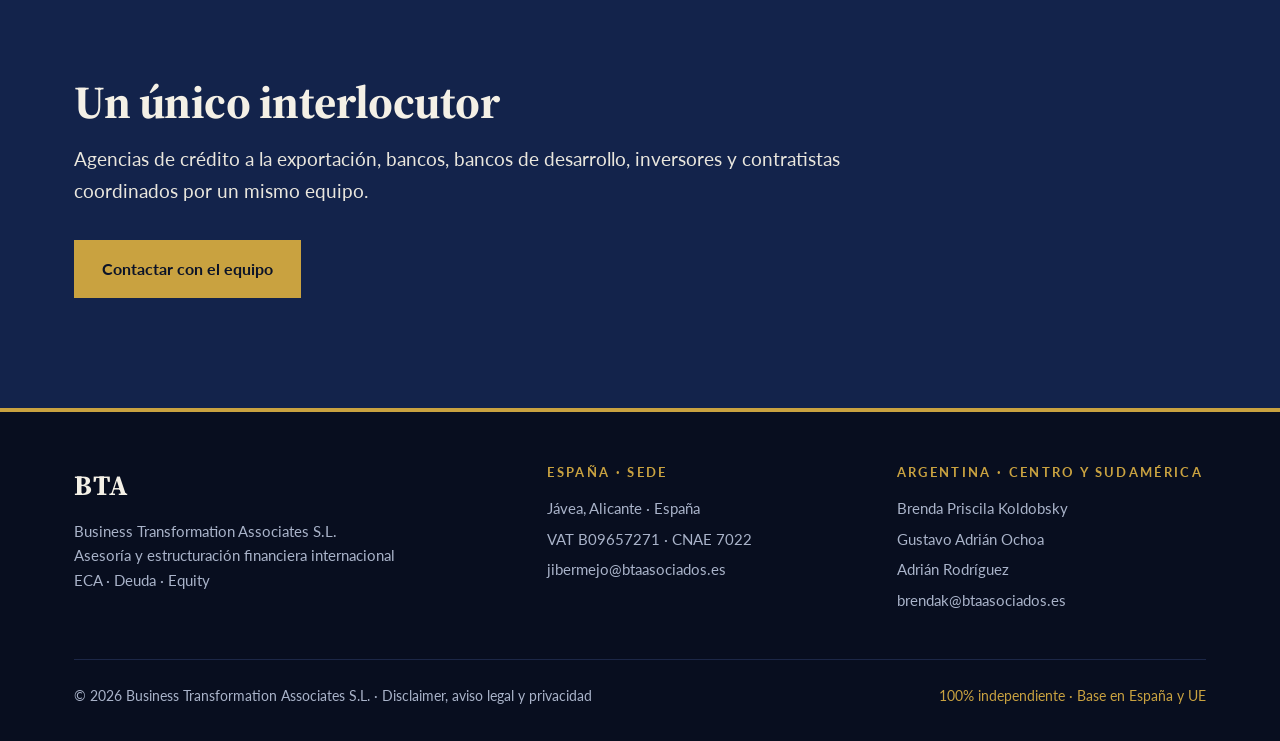
<file: equipo.html>
<!doctype html>
<html lang="es">
<head>
  <meta charset="utf-8">
  <meta name="viewport" content="width=device-width, initial-scale=1">
  <title>Equipo · BTA</title>
  <meta name="description" content="Equipo directivo de BTA en España y Argentina.">
  <meta property="og:title" content="Equipo · BTA">
  <meta property="og:description" content="Equipo directivo de BTA en España y Argentina.">
  <meta property="og:type" content="website">
  <link rel="icon" href="img/favicon.svg" type="image/svg+xml">
  <link rel="preconnect" href="https://fonts.googleapis.com">
  <link rel="preconnect" href="https://fonts.gstatic.com" crossorigin>
  <link href="https://fonts.googleapis.com/css2?family=Lato:wght@400;700&family=Source+Serif+4:opsz,wght@8..60,400;8..60,700&display=swap" rel="stylesheet">
  <link rel="stylesheet" href="css/styles.css">
</head>
<body>
<a class="saltar" href="#contenido">Saltar al contenido</a>

<header class="cabecera">
  <div class="contenedor">
    <a class="marca" href="index.html" aria-label="BTA · Business Transformation Associates, inicio">
      <span class="marca-sello">BTA</span>
      <span class="marca-texto">Business<br>Transformation<span>Associates S.L.</span></span>
    </a>
    <nav aria-label="Principal">
      <button class="hamburguesa" aria-expanded="false" aria-controls="menu" aria-label="Abrir menú"><span></span><span></span><span></span></button>
      <ul class="menu" id="menu">
        <li><a href="index.html">Inicio</a></li>
        <li><a href="servicios.html">Servicios</a></li>
        <li><a href="equipo.html" class="activo" aria-current="page">Equipo</a></li>
        <li><a href="presencia.html">Presencia</a></li>
        <li><a href="proyectos.html">Proyectos de Inversión</a></li>
        <li><a href="conocimientos.html">Base de Conocimientos</a></li>
        <li><a href="inversionistas.html">Portal de Inversionistas</a></li>
        <li><a href="disclaimer.html">Disclaimer</a></li>
        <li><a href="contacto.html">Contacto</a></li>
      </ul>
    </nav>
  </div>
</header>

<main id="contenido">


<section class="cabecera-pagina gris">
  <div class="contenedor">
    <p class="antetitulo">Business Transformation Associates S.L.</p>
    <h1>Equipo</h1>
    <p class="intro">Equipo con trayectoria directiva en financiación, industria y mercados internacionales.</p>
  </div>
</section>

<section class="seccion azul">
  <div class="contenedor">
    <p class="antetitulo">Dirección · Europa</p>
    <div class="rejilla r1 sin-margen">
      <article class="persona destacada">
        <img class="iniciales foto" src="img/equipo-jose-ignacio-bermejo.jpg" alt="José Ignacio Bermejo" width="480" height="480" loading="lazy">
        <div>
          <h3>José Ignacio Bermejo</h3>
          <p class="cargo">Presidente &amp; CEO · Europa</p>
          <p>Dirige la firma desde su sede en Jávea (Alicante). Coordina la relación con las agencias de crédito a la exportación, la banca comercial y multilateral y los inversores, y supervisa la estructuración de cada operación hasta el cierre financiero.</p>
          <p class="mail"><a href="mailto:jibermejo@btaasociados.es">jibermejo@btaasociados.es</a></p>
        </div>
      </article>
    </div>

    <p class="antetitulo" style="margin-top:60px">Equipo · Argentina</p>
    <div class="rejilla r2 sin-margen">
      <article class="persona verde">
        <img class="iniciales foto" src="img/equipo-brenda-koldobsky.jpg" alt="Brenda Priscila Koldobsky" width="480" height="480" loading="lazy">
        <div>
          <h3>Brenda Priscila Koldobsky</h3>
          <p class="cargo">Directora General · Argentina</p>
          <p>Directora general de BTA en Argentina. Acompaña a promotores y empresas argentinas en la preparación de sus proyectos para la financiación internacional.</p>
          <p class="mail"><a href="tel:+5491164820441">+54 9 11 6482-0441</a><br><a href="mailto:brendak@btaasociados.es">brendak@btaasociados.es</a></p>
        </div>
      </article>       <article class="persona verde">
        <img class="iniciales foto" src="img/equipo-gustavo-ochoa.jpg" alt="Gustavo Adrián Ochoa" width="480" height="480" loading="lazy">
        <div>
          <h3>Gustavo Adrián Ochoa</h3>
          <p class="cargo">Director Comercial · Argentina</p>
          <p>Director comercial de BTA en Argentina. Identifica proyectos y empresas con necesidades de financiación y es su primer punto de contacto con la firma.</p>
          <p class="mail"><a href="tel:+5493512502346">+54 9 351 250-2346</a><br><a href="mailto:gustavoochoa@btaasociados.es">gustavoochoa@btaasociados.es</a></p>
        </div>
      </article>       <article class="persona verde">
        <img class="iniciales foto" src="img/equipo-adrian-rodriguez.jpg" alt="Adrián Rodríguez" width="480" height="480" loading="lazy">
        <div>
          <h3>Adrián Rodríguez</h3>
          <p class="cargo">Project Manager · Argentina</p>
          <p>Project manager de BTA en Argentina. Coordina el día a día de cada proyecto, la documentación y los plazos con promotores, bancos y contratistas.</p>
          <p class="mail"><a href="tel:+5491165387954">+54 9 11 6538-7954</a><br><a href="mailto:adrianrodriguez@btaasociados.es">adrianrodriguez@btaasociados.es</a></p>
        </div>
      </article>
    </div>
  </div>
</section>

<section class="seccion azul llamada">
  <div class="contenedor">
    <h2>Un único interlocutor</h2>
    <p class="intro">Agencias de crédito a la exportación, bancos, bancos de desarrollo, inversores y contratistas coordinados por un mismo equipo.</p>
    <div class="acciones"><a class="boton boton-oro" href="contacto.html">Contactar con el equipo</a></div>
  </div>
</section>
</main>

<footer class="pie">
  <div class="contenedor">
    <div>
      <span class="marca-sello">BTA</span>
      <p style="margin-top:10px">Business Transformation Associates S.L.<br>Asesoría y estructuración financiera internacional<br>ECA · Deuda · Equity</p>
    </div>
    <div>
      <h4>España · Sede</h4>
      <ul>
        <li>Jávea, Alicante · España</li>
        <li>VAT B09657271 · CNAE 7022</li>
        <li><a href="mailto:jibermejo@btaasociados.es">jibermejo@btaasociados.es</a></li>
      </ul>
    </div>
    <div>
      <h4>Argentina · Centro y Sudamérica</h4>
      <ul>
        <li>Brenda Priscila Koldobsky</li>         <li>Gustavo Adrián Ochoa</li>         <li>Adrián Rodríguez</li>
        <li><a href="mailto:brendak@btaasociados.es">brendak@btaasociados.es</a></li>
      </ul>
    </div>
    <div class="pie-legal">
      <span>© <span id="anio">2026</span> Business Transformation Associates S.L. · <a href="disclaimer.html">Disclaimer, aviso legal y privacidad</a></span>
      <span class="oro">100% independiente · Base en España y UE</span>
    </div>
  </div>
</footer>
<script src="js/main.js"></script>
</body>
</html>
</file>
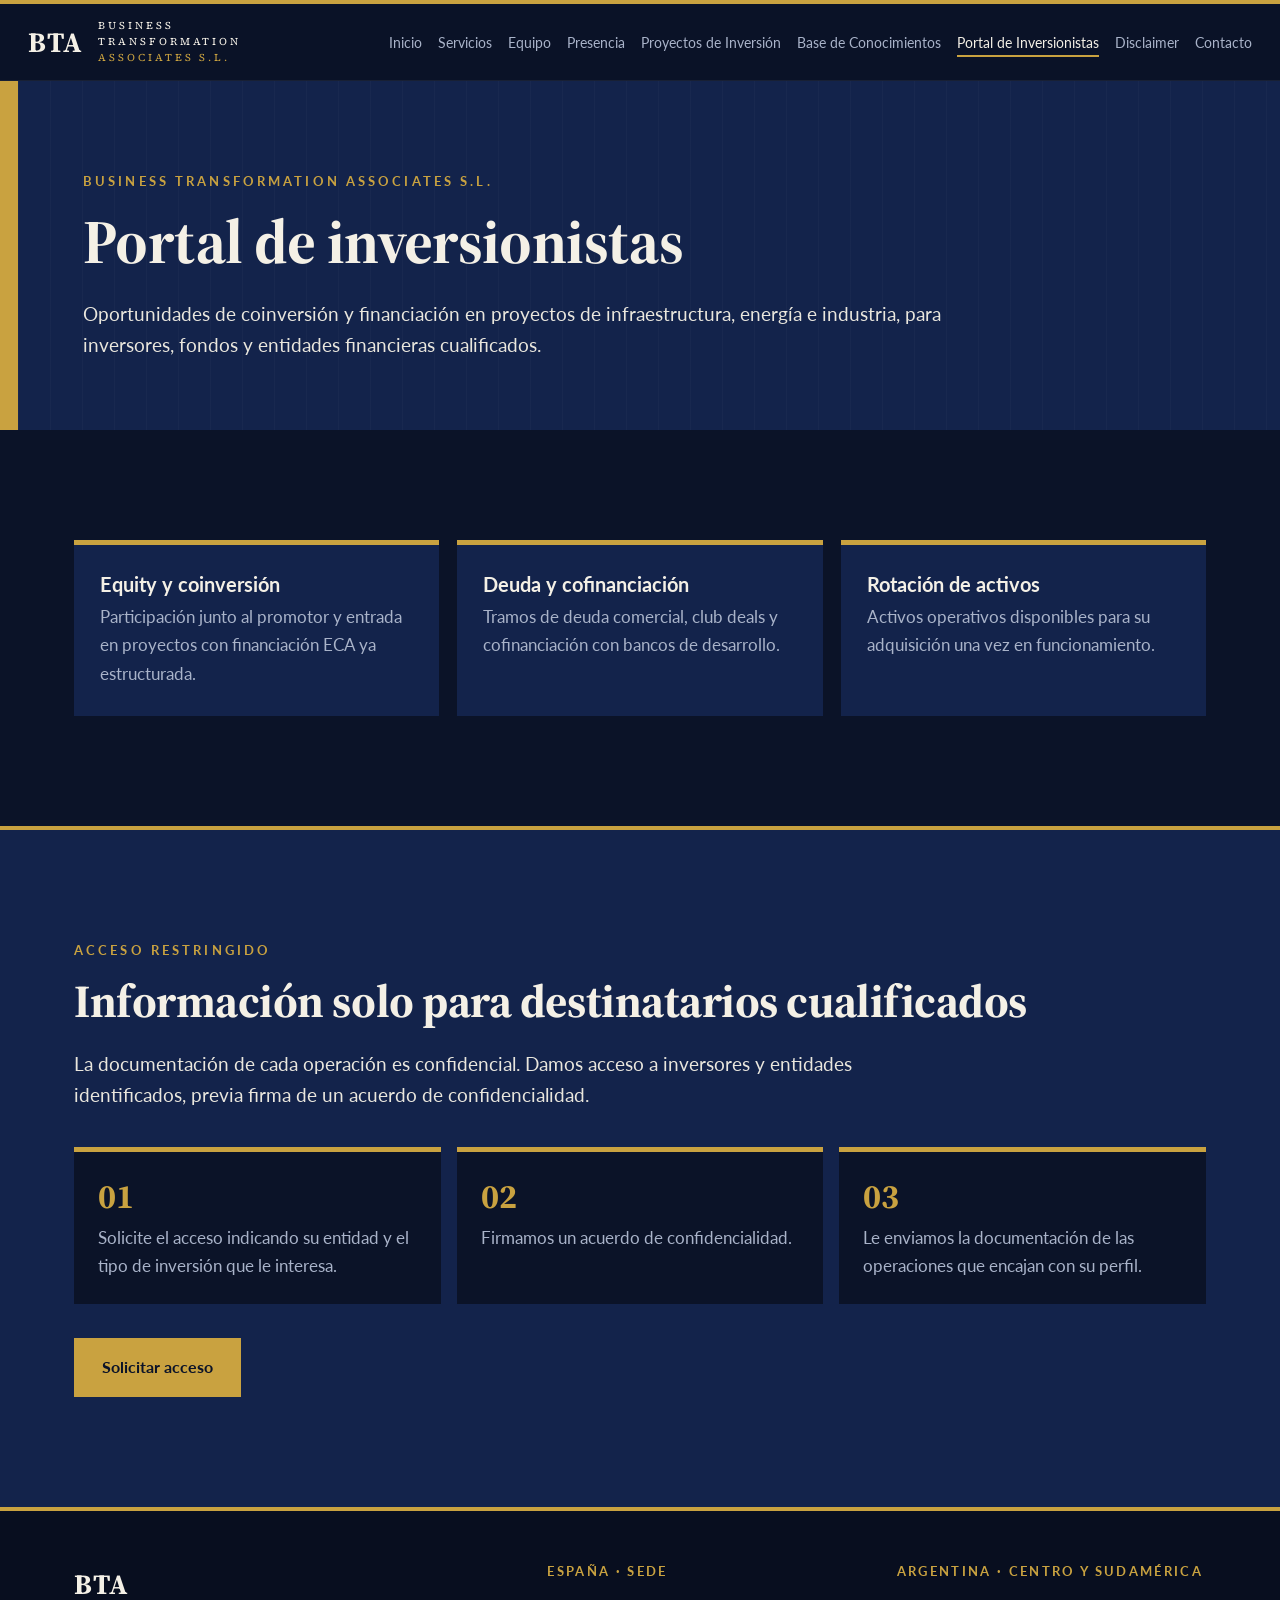
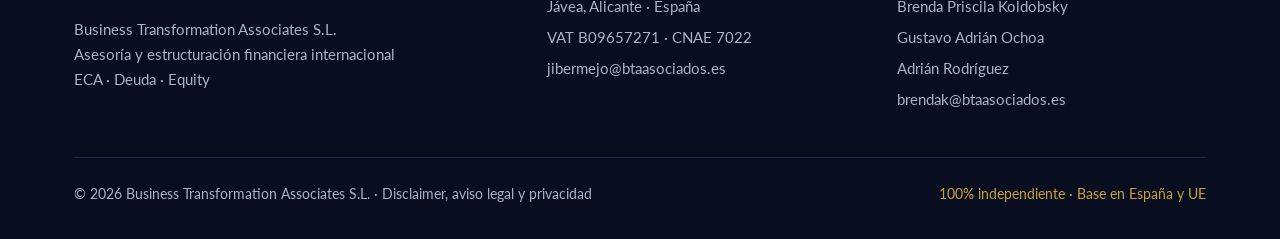
<file: inversionistas.html>
<!doctype html>
<html lang="es">
<head>
  <meta charset="utf-8">
  <meta name="viewport" content="width=device-width, initial-scale=1">
  <title>Portal de Inversionistas · BTA</title>
  <meta name="description" content="Acceso para inversores, fondos y entidades financieras a las oportunidades que estructura BTA.">
  <meta property="og:title" content="Portal de Inversionistas · BTA">
  <meta property="og:description" content="Acceso para inversores, fondos y entidades financieras a las oportunidades que estructura BTA.">
  <meta property="og:type" content="website">
  <link rel="icon" href="img/favicon.svg" type="image/svg+xml">
  <link rel="preconnect" href="https://fonts.googleapis.com">
  <link rel="preconnect" href="https://fonts.gstatic.com" crossorigin>
  <link href="https://fonts.googleapis.com/css2?family=Lato:wght@400;700&family=Source+Serif+4:opsz,wght@8..60,400;8..60,700&display=swap" rel="stylesheet">
  <link rel="stylesheet" href="css/styles.css">
</head>
<body>
<a class="saltar" href="#contenido">Saltar al contenido</a>

<header class="cabecera">
  <div class="contenedor">
    <a class="marca" href="index.html" aria-label="BTA · Business Transformation Associates, inicio">
      <span class="marca-sello">BTA</span>
      <span class="marca-texto">Business<br>Transformation<span>Associates S.L.</span></span>
    </a>
    <nav aria-label="Principal">
      <button class="hamburguesa" aria-expanded="false" aria-controls="menu" aria-label="Abrir menú"><span></span><span></span><span></span></button>
      <ul class="menu" id="menu">
        <li><a href="index.html">Inicio</a></li>
        <li><a href="servicios.html">Servicios</a></li>
        <li><a href="equipo.html">Equipo</a></li>
        <li><a href="presencia.html">Presencia</a></li>
        <li><a href="proyectos.html">Proyectos de Inversión</a></li>
        <li><a href="conocimientos.html">Base de Conocimientos</a></li>
        <li><a href="inversionistas.html" class="activo" aria-current="page">Portal de Inversionistas</a></li>
        <li><a href="disclaimer.html">Disclaimer</a></li>
        <li><a href="contacto.html">Contacto</a></li>
      </ul>
    </nav>
  </div>
</header>

<main id="contenido">


<section class="cabecera-pagina">
  <div class="contenedor">
    <p class="antetitulo">Business Transformation Associates S.L.</p>
    <h1>Portal de inversionistas</h1>
    <p class="intro">Oportunidades de coinversión y financiación en proyectos de infraestructura, energía e industria, para inversores, fondos y entidades financieras cualificados.</p>
  </div>
</section>

<section class="seccion sin-borde">
  <div class="contenedor">
    <div class="rejilla r3 sin-margen">
      <div class="tarjeta"><h3>Equity y coinversión</h3><p>Participación junto al promotor y entrada en proyectos con financiación ECA ya estructurada.</p></div>
      <div class="tarjeta"><h3>Deuda y cofinanciación</h3><p>Tramos de deuda comercial, club deals y cofinanciación con bancos de desarrollo.</p></div>
      <div class="tarjeta"><h3>Rotación de activos</h3><p>Activos operativos disponibles para su adquisición una vez en funcionamiento.</p></div>
    </div>
  </div>
</section>

<section class="seccion azul">
  <div class="contenedor acceso">
    <div>
      <p class="antetitulo">Acceso restringido</p>
      <h2>Información solo para destinatarios cualificados</h2>
      <p class="intro">La documentación de cada operación es confidencial. Damos acceso a inversores y entidades identificados, previa firma de un acuerdo de confidencialidad.</p>
    </div>
    <ol class="pasos-acceso">
      <li><b>01</b>Solicite el acceso indicando su entidad y el tipo de inversión que le interesa.</li>
      <li><b>02</b>Firmamos un acuerdo de confidencialidad.</li>
      <li><b>03</b>Le enviamos la documentación de las operaciones que encajan con su perfil.</li>
    </ol>
    <div class="acciones"><a class="boton boton-oro" href="contacto.html?tipo=inversor">Solicitar acceso</a></div>
  </div>
</section>
</main>

<footer class="pie">
  <div class="contenedor">
    <div>
      <span class="marca-sello">BTA</span>
      <p style="margin-top:10px">Business Transformation Associates S.L.<br>Asesoría y estructuración financiera internacional<br>ECA · Deuda · Equity</p>
    </div>
    <div>
      <h4>España · Sede</h4>
      <ul>
        <li>Jávea, Alicante · España</li>
        <li>VAT B09657271 · CNAE 7022</li>
        <li><a href="mailto:jibermejo@btaasociados.es">jibermejo@btaasociados.es</a></li>
      </ul>
    </div>
    <div>
      <h4>Argentina · Centro y Sudamérica</h4>
      <ul>
        <li>Brenda Priscila Koldobsky</li>         <li>Gustavo Adrián Ochoa</li>         <li>Adrián Rodríguez</li>
        <li><a href="mailto:brendak@btaasociados.es">brendak@btaasociados.es</a></li>
      </ul>
    </div>
    <div class="pie-legal">
      <span>© <span id="anio">2026</span> Business Transformation Associates S.L. · <a href="disclaimer.html">Disclaimer, aviso legal y privacidad</a></span>
      <span class="oro">100% independiente · Base en España y UE</span>
    </div>
  </div>
</footer>
<script src="js/main.js"></script>
</body>
</html>
</file>
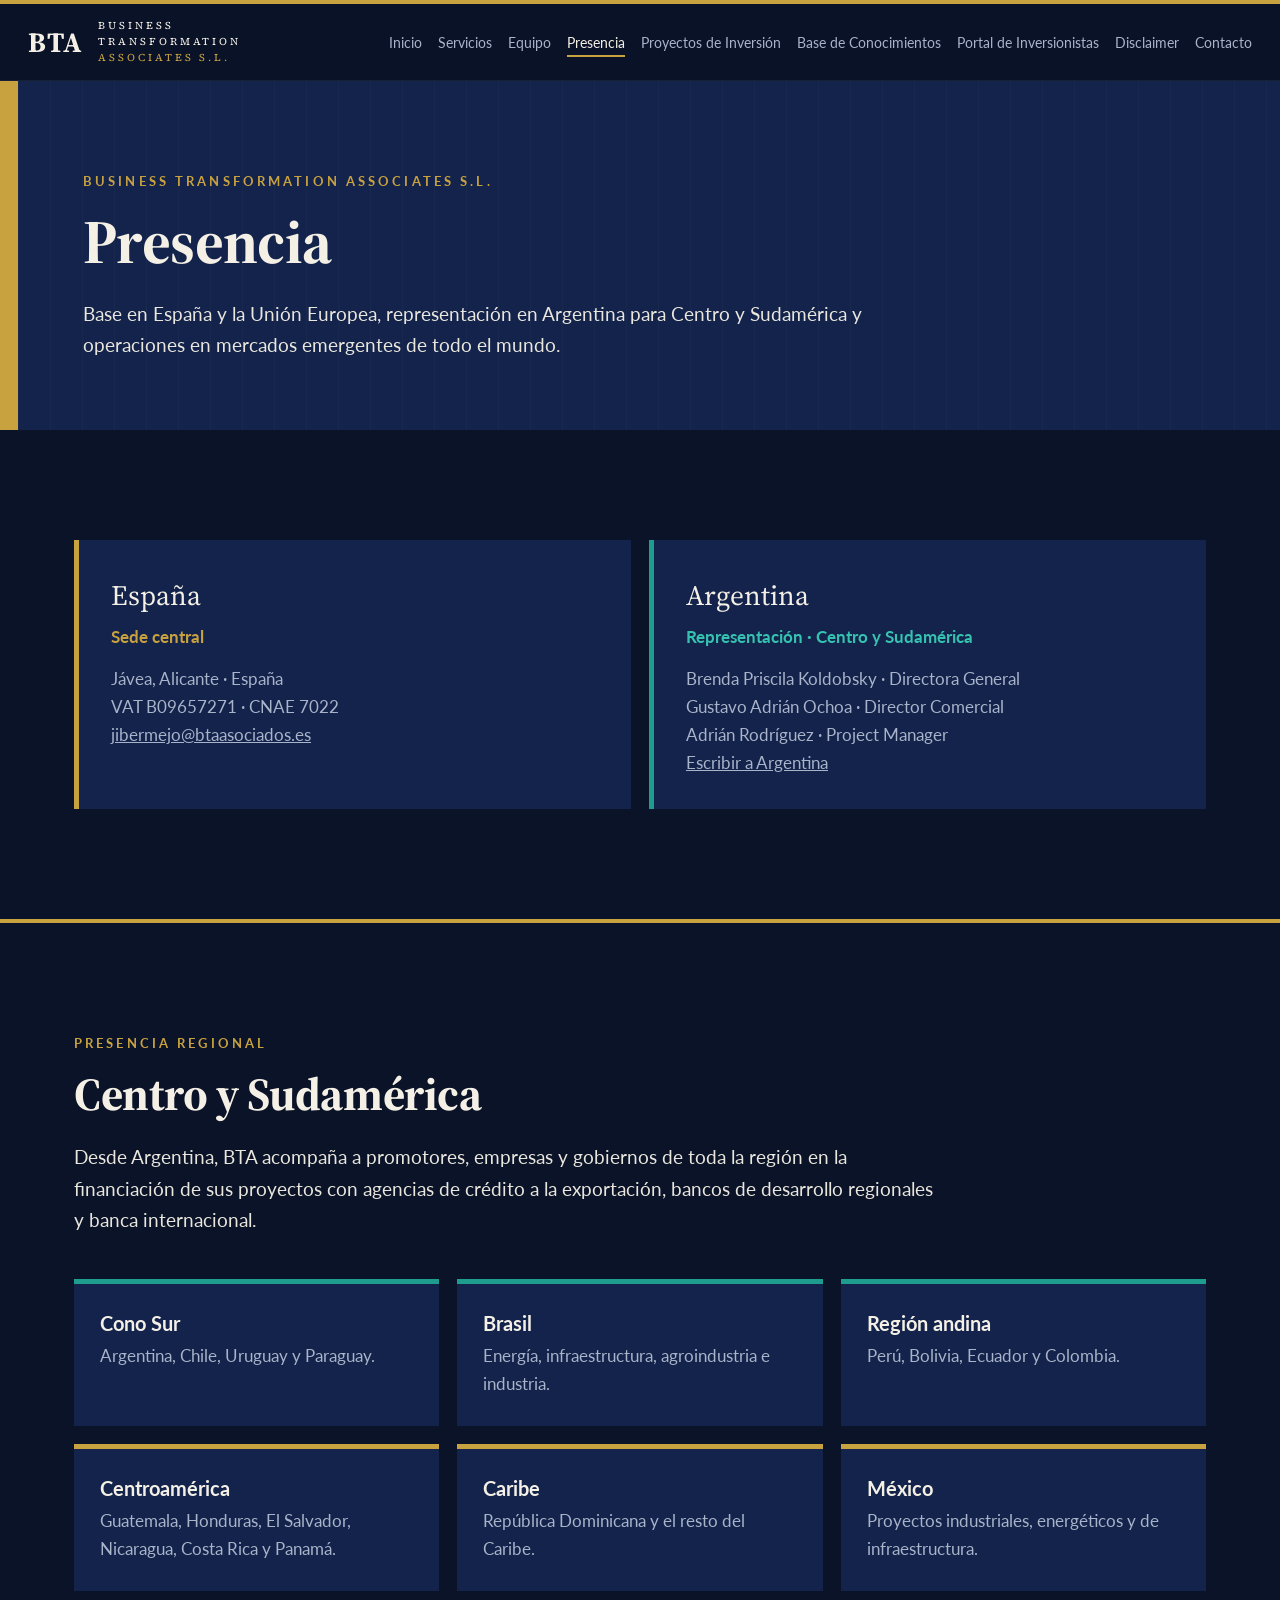
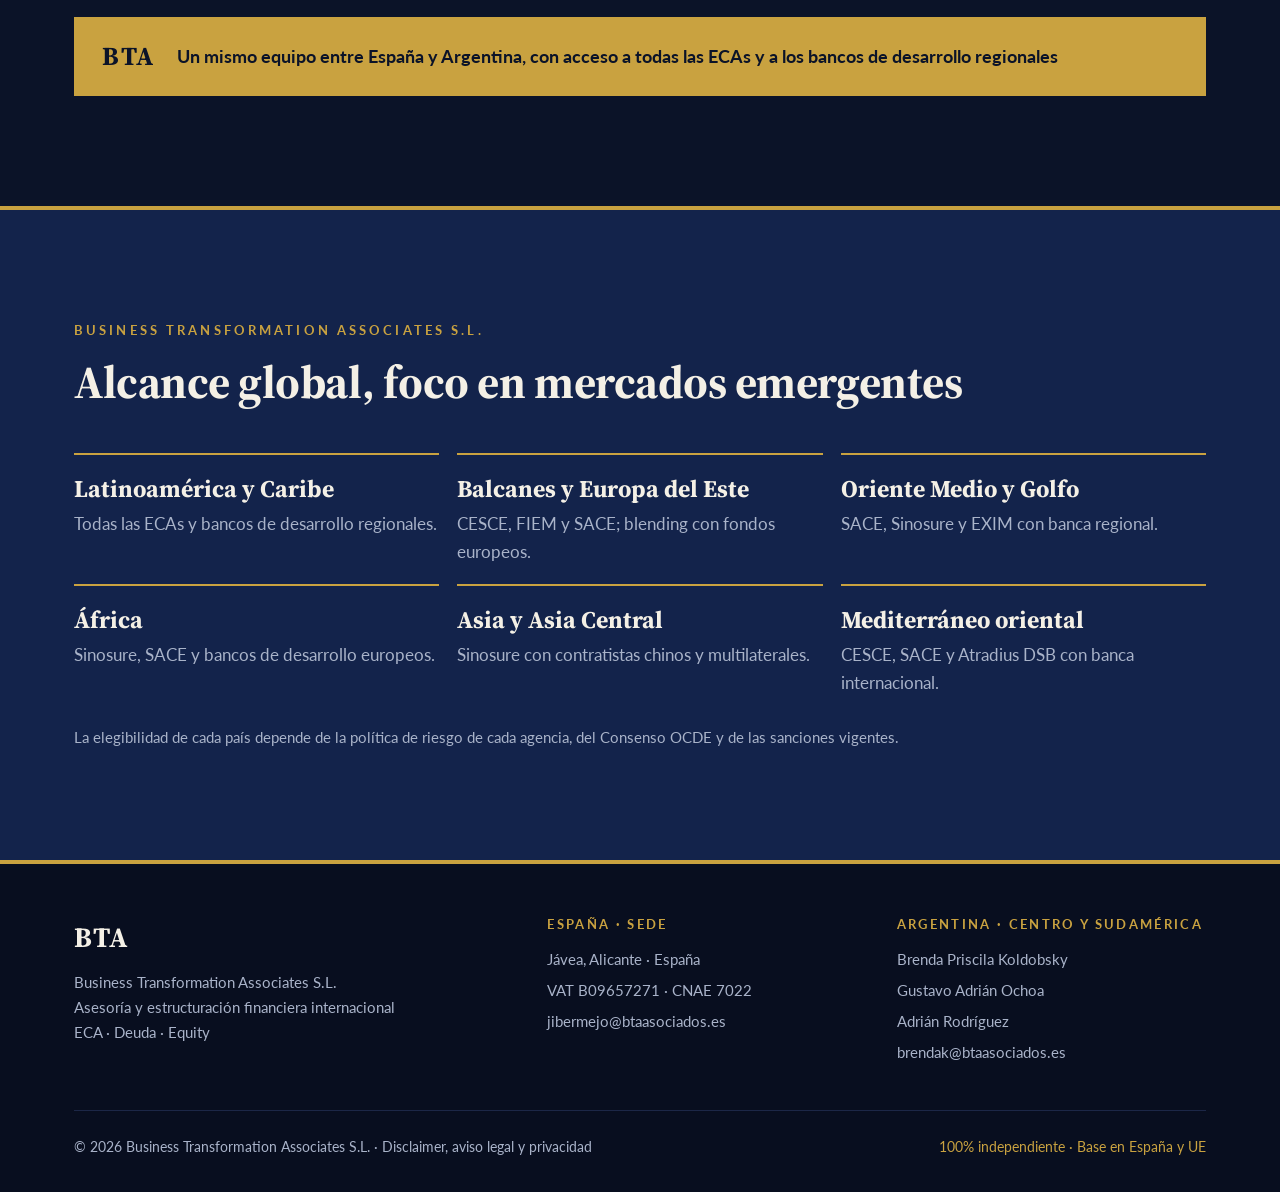
<file: presencia.html>
<!doctype html>
<html lang="es">
<head>
  <meta charset="utf-8">
  <meta name="viewport" content="width=device-width, initial-scale=1">
  <title>Presencia · BTA</title>
  <meta name="description" content="Sede en España, representación en Argentina para Centro y Sudamérica y alcance global con foco en mercados emergentes.">
  <meta property="og:title" content="Presencia · BTA">
  <meta property="og:description" content="Sede en España, representación en Argentina para Centro y Sudamérica y alcance global con foco en mercados emergentes.">
  <meta property="og:type" content="website">
  <link rel="icon" href="img/favicon.svg" type="image/svg+xml">
  <link rel="preconnect" href="https://fonts.googleapis.com">
  <link rel="preconnect" href="https://fonts.gstatic.com" crossorigin>
  <link href="https://fonts.googleapis.com/css2?family=Lato:wght@400;700&family=Source+Serif+4:opsz,wght@8..60,400;8..60,700&display=swap" rel="stylesheet">
  <link rel="stylesheet" href="css/styles.css">
</head>
<body>
<a class="saltar" href="#contenido">Saltar al contenido</a>

<header class="cabecera">
  <div class="contenedor">
    <a class="marca" href="index.html" aria-label="BTA · Business Transformation Associates, inicio">
      <span class="marca-sello">BTA</span>
      <span class="marca-texto">Business<br>Transformation<span>Associates S.L.</span></span>
    </a>
    <nav aria-label="Principal">
      <button class="hamburguesa" aria-expanded="false" aria-controls="menu" aria-label="Abrir menú"><span></span><span></span><span></span></button>
      <ul class="menu" id="menu">
        <li><a href="index.html">Inicio</a></li>
        <li><a href="servicios.html">Servicios</a></li>
        <li><a href="equipo.html">Equipo</a></li>
        <li><a href="presencia.html" class="activo" aria-current="page">Presencia</a></li>
        <li><a href="proyectos.html">Proyectos de Inversión</a></li>
        <li><a href="conocimientos.html">Base de Conocimientos</a></li>
        <li><a href="inversionistas.html">Portal de Inversionistas</a></li>
        <li><a href="disclaimer.html">Disclaimer</a></li>
        <li><a href="contacto.html">Contacto</a></li>
      </ul>
    </nav>
  </div>
</header>

<main id="contenido">


<section class="cabecera-pagina">
  <div class="contenedor">
    <p class="antetitulo">Business Transformation Associates S.L.</p>
    <h1>Presencia</h1>
    <p class="intro">Base en España y la Unión Europea, representación en Argentina para Centro y Sudamérica y operaciones en mercados emergentes de todo el mundo.</p>
  </div>
</section>

<section class="seccion sin-borde">
  <div class="contenedor">
    <div class="rejilla r2 sin-margen">
      <div class="oficina">
        <p class="pais">España</p>
        <p class="rol">Sede central</p>
        <p>Jávea, Alicante · España<br>VAT B09657271 · CNAE 7022<br><a href="mailto:jibermejo@btaasociados.es">jibermejo@btaasociados.es</a></p>
      </div>
      <div class="oficina verde">
        <p class="pais">Argentina</p>
        <p class="rol">Representación · Centro y Sudamérica</p>
        <p>Brenda Priscila Koldobsky · Directora General<br>Gustavo Adrián Ochoa · Director Comercial<br>Adrián Rodríguez · Project Manager<br><a href="contacto.html">Escribir a Argentina</a></p>
      </div>
    </div>
  </div>
</section>

<section class="seccion">
  <div class="contenedor">
    <p class="antetitulo">Presencia regional</p>
    <h2>Centro y Sudamérica</h2>
    <p class="intro">Desde Argentina, BTA acompaña a promotores, empresas y gobiernos de toda la región en la financiación de sus proyectos con agencias de crédito a la exportación, bancos de desarrollo regionales y banca internacional.</p>
    <div class="rejilla r3">
      <div class="tarjeta verde"><h3>Cono Sur</h3><p>Argentina, Chile, Uruguay y Paraguay.</p></div>
      <div class="tarjeta verde"><h3>Brasil</h3><p>Energía, infraestructura, agroindustria e industria.</p></div>
      <div class="tarjeta verde"><h3>Región andina</h3><p>Perú, Bolivia, Ecuador y Colombia.</p></div>
      <div class="tarjeta"><h3>Centroamérica</h3><p>Guatemala, Honduras, El Salvador, Nicaragua, Costa Rica y Panamá.</p></div>
      <div class="tarjeta"><h3>Caribe</h3><p>República Dominicana y el resto del Caribe.</p></div>
      <div class="tarjeta"><h3>México</h3><p>Proyectos industriales, energéticos y de infraestructura.</p></div>
    </div>
    <div class="banda-oro"><b>BTA</b><span>Un mismo equipo entre España y Argentina, con acceso a todas las ECAs y a los bancos de desarrollo regionales</span></div>
  </div>
</section>

<section class="seccion azul">
  <div class="contenedor">
    <p class="antetitulo">Business Transformation Associates S.L.</p>
    <h2>Alcance global, foco en mercados emergentes</h2>
    <div class="rejilla r3">
      <div class="region"><h3>Latinoamérica y Caribe</h3><p>Todas las ECAs y bancos de desarrollo regionales.</p></div>
      <div class="region"><h3>Balcanes y Europa del Este</h3><p>CESCE, FIEM y SACE; blending con fondos europeos.</p></div>
      <div class="region"><h3>Oriente Medio y Golfo</h3><p>SACE, Sinosure y EXIM con banca regional.</p></div>
      <div class="region"><h3>África</h3><p>Sinosure, SACE y bancos de desarrollo europeos.</p></div>
      <div class="region"><h3>Asia y Asia Central</h3><p>Sinosure con contratistas chinos y multilaterales.</p></div>
      <div class="region"><h3>Mediterráneo oriental</h3><p>CESCE, SACE y Atradius DSB con banca internacional.</p></div>
    </div>
    <p class="nota">La elegibilidad de cada país depende de la política de riesgo de cada agencia, del Consenso OCDE y de las sanciones vigentes.</p>
  </div>
</section>
</main>

<footer class="pie">
  <div class="contenedor">
    <div>
      <span class="marca-sello">BTA</span>
      <p style="margin-top:10px">Business Transformation Associates S.L.<br>Asesoría y estructuración financiera internacional<br>ECA · Deuda · Equity</p>
    </div>
    <div>
      <h4>España · Sede</h4>
      <ul>
        <li>Jávea, Alicante · España</li>
        <li>VAT B09657271 · CNAE 7022</li>
        <li><a href="mailto:jibermejo@btaasociados.es">jibermejo@btaasociados.es</a></li>
      </ul>
    </div>
    <div>
      <h4>Argentina · Centro y Sudamérica</h4>
      <ul>
        <li>Brenda Priscila Koldobsky</li>         <li>Gustavo Adrián Ochoa</li>         <li>Adrián Rodríguez</li>
        <li><a href="mailto:brendak@btaasociados.es">brendak@btaasociados.es</a></li>
      </ul>
    </div>
    <div class="pie-legal">
      <span>© <span id="anio">2026</span> Business Transformation Associates S.L. · <a href="disclaimer.html">Disclaimer, aviso legal y privacidad</a></span>
      <span class="oro">100% independiente · Base en España y UE</span>
    </div>
  </div>
</footer>
<script src="js/main.js"></script>
</body>
</html>
</file>
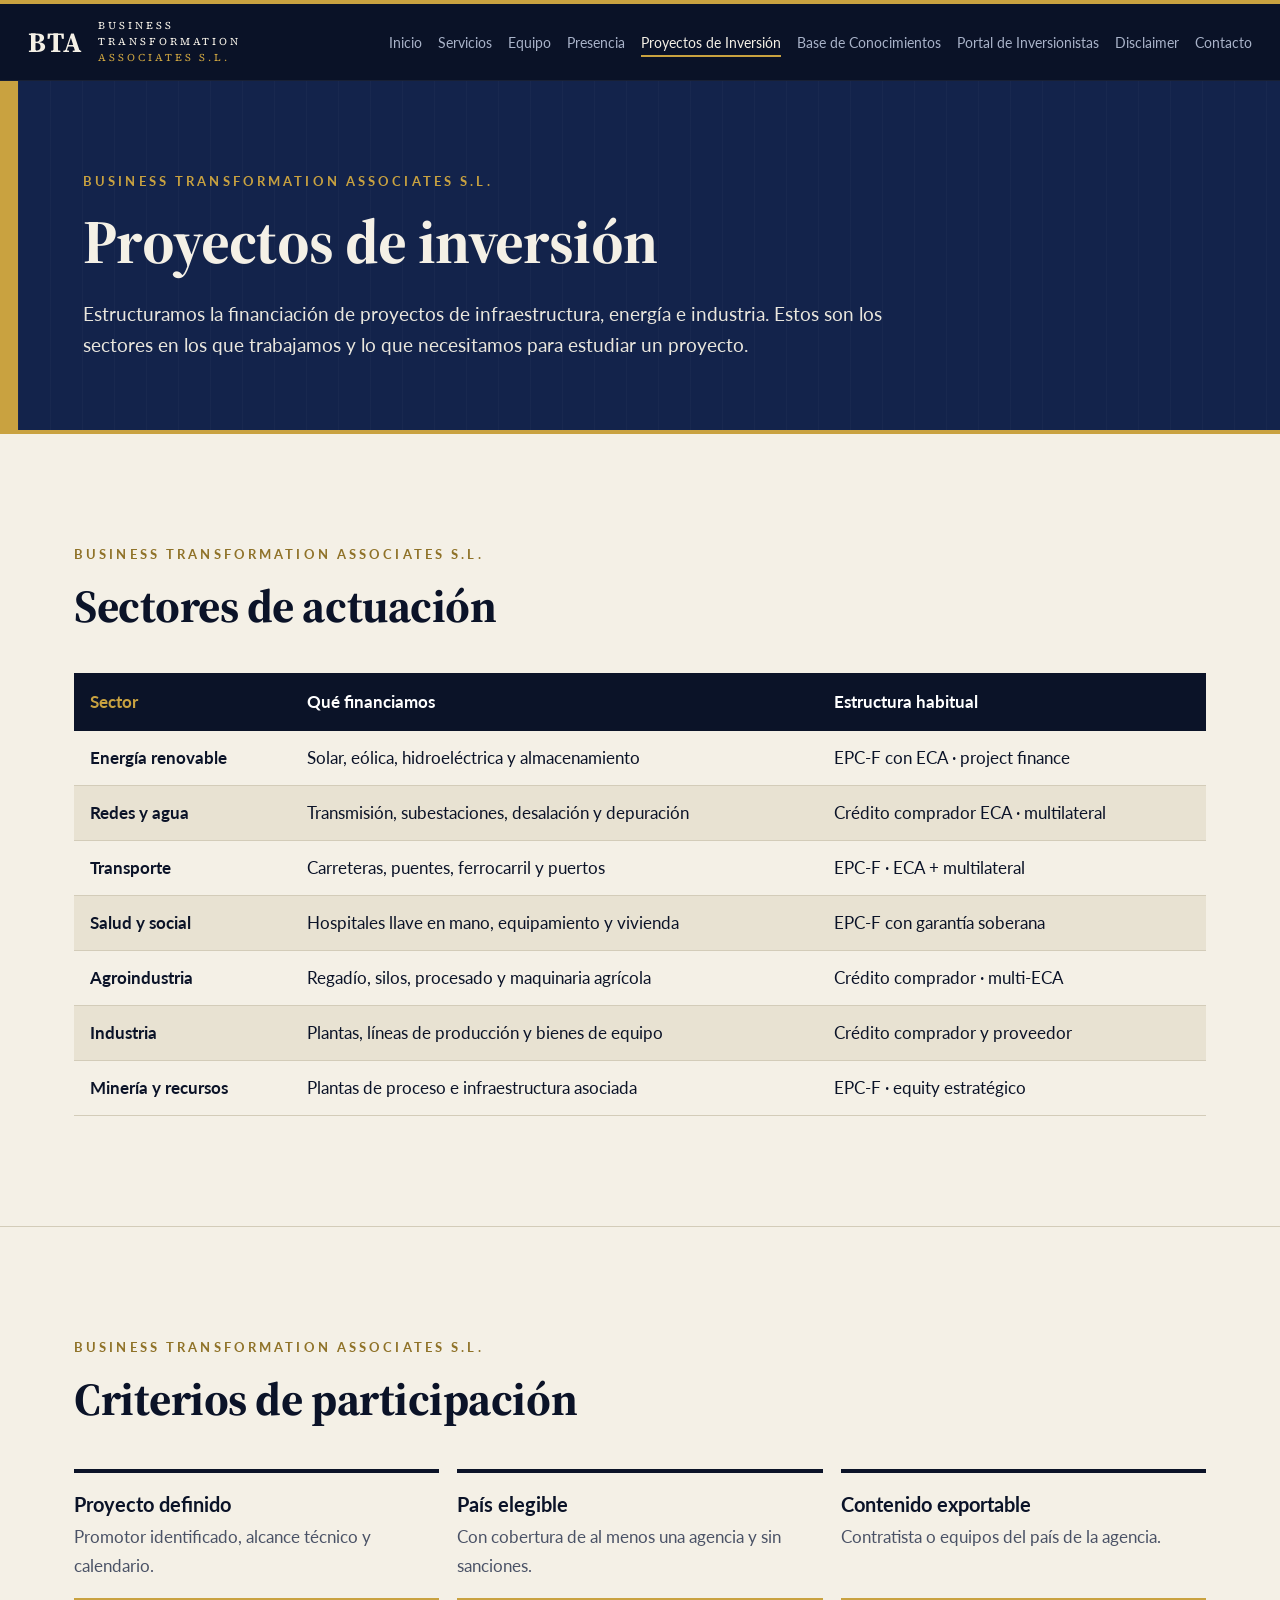
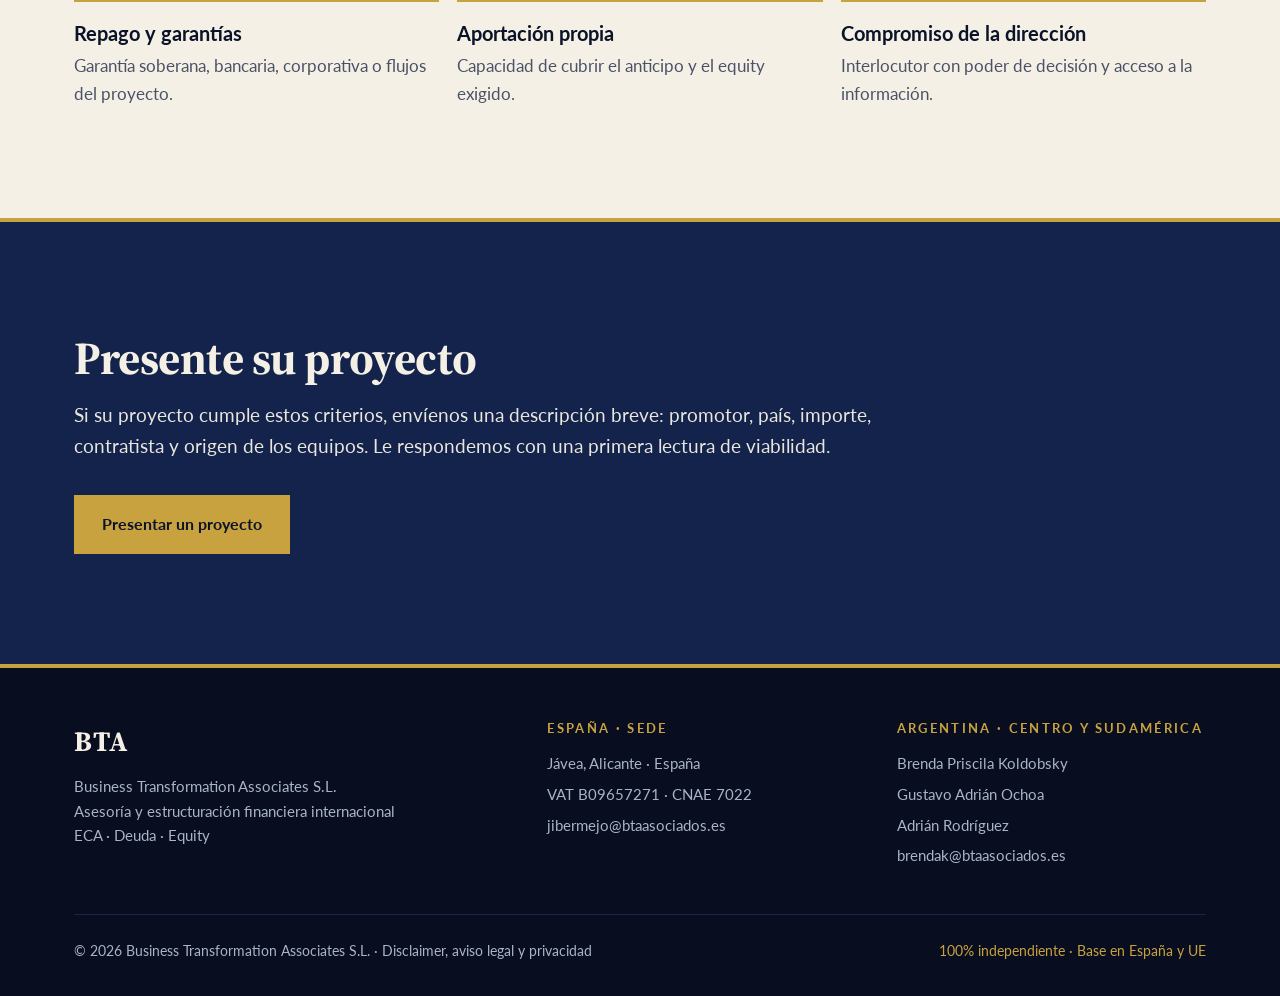
<file: proyectos.html>
<!doctype html>
<html lang="es">
<head>
  <meta charset="utf-8">
  <meta name="viewport" content="width=device-width, initial-scale=1">
  <title>Proyectos de Inversión · BTA</title>
  <meta name="description" content="Sectores en los que BTA estructura financiación y criterios para presentar un proyecto.">
  <meta property="og:title" content="Proyectos de Inversión · BTA">
  <meta property="og:description" content="Sectores en los que BTA estructura financiación y criterios para presentar un proyecto.">
  <meta property="og:type" content="website">
  <link rel="icon" href="img/favicon.svg" type="image/svg+xml">
  <link rel="preconnect" href="https://fonts.googleapis.com">
  <link rel="preconnect" href="https://fonts.gstatic.com" crossorigin>
  <link href="https://fonts.googleapis.com/css2?family=Lato:wght@400;700&family=Source+Serif+4:opsz,wght@8..60,400;8..60,700&display=swap" rel="stylesheet">
  <link rel="stylesheet" href="css/styles.css">
</head>
<body>
<a class="saltar" href="#contenido">Saltar al contenido</a>

<header class="cabecera">
  <div class="contenedor">
    <a class="marca" href="index.html" aria-label="BTA · Business Transformation Associates, inicio">
      <span class="marca-sello">BTA</span>
      <span class="marca-texto">Business<br>Transformation<span>Associates S.L.</span></span>
    </a>
    <nav aria-label="Principal">
      <button class="hamburguesa" aria-expanded="false" aria-controls="menu" aria-label="Abrir menú"><span></span><span></span><span></span></button>
      <ul class="menu" id="menu">
        <li><a href="index.html">Inicio</a></li>
        <li><a href="servicios.html">Servicios</a></li>
        <li><a href="equipo.html">Equipo</a></li>
        <li><a href="presencia.html">Presencia</a></li>
        <li><a href="proyectos.html" class="activo" aria-current="page">Proyectos de Inversión</a></li>
        <li><a href="conocimientos.html">Base de Conocimientos</a></li>
        <li><a href="inversionistas.html">Portal de Inversionistas</a></li>
        <li><a href="disclaimer.html">Disclaimer</a></li>
        <li><a href="contacto.html">Contacto</a></li>
      </ul>
    </nav>
  </div>
</header>

<main id="contenido">


<section class="cabecera-pagina">
  <div class="contenedor">
    <p class="antetitulo">Business Transformation Associates S.L.</p>
    <h1>Proyectos de inversión</h1>
    <p class="intro">Estructuramos la financiación de proyectos de infraestructura, energía e industria. Estos son los sectores en los que trabajamos y lo que necesitamos para estudiar un proyecto.</p>
  </div>
</section>

<section class="seccion crema">
  <div class="contenedor">
    <p class="antetitulo">Business Transformation Associates S.L.</p>
    <h2>Sectores de actuación</h2>
    <div class="tabla-envoltura">
      <table>
        <thead><tr><th>Sector</th><th>Qué financiamos</th><th>Estructura habitual</th></tr></thead>
        <tbody>
          <tr><td>Energía renovable</td><td>Solar, eólica, hidroeléctrica y almacenamiento</td><td>EPC-F con ECA · project finance</td></tr>
          <tr><td>Redes y agua</td><td>Transmisión, subestaciones, desalación y depuración</td><td>Crédito comprador ECA · multilateral</td></tr>
          <tr><td>Transporte</td><td>Carreteras, puentes, ferrocarril y puertos</td><td>EPC-F · ECA + multilateral</td></tr>
          <tr><td>Salud y social</td><td>Hospitales llave en mano, equipamiento y vivienda</td><td>EPC-F con garantía soberana</td></tr>
          <tr><td>Agroindustria</td><td>Regadío, silos, procesado y maquinaria agrícola</td><td>Crédito comprador · multi-ECA</td></tr>
          <tr><td>Industria</td><td>Plantas, líneas de producción y bienes de equipo</td><td>Crédito comprador y proveedor</td></tr>
          <tr><td>Minería y recursos</td><td>Plantas de proceso e infraestructura asociada</td><td>EPC-F · equity estratégico</td></tr>
        </tbody>
      </table>
    </div>
  </div>
</section>

<section class="seccion crema borde-fino">
  <div class="contenedor">
    <p class="antetitulo">Business Transformation Associates S.L.</p>
    <h2>Criterios de participación</h2>
    <div class="rejilla r3">
      <div class="criterio"><h3>Proyecto definido</h3><p>Promotor identificado, alcance técnico y calendario.</p></div>
      <div class="criterio"><h3>País elegible</h3><p>Con cobertura de al menos una agencia y sin sanciones.</p></div>
      <div class="criterio"><h3>Contenido exportable</h3><p>Contratista o equipos del país de la agencia.</p></div>
      <div class="criterio oro"><h3>Repago y garantías</h3><p>Garantía soberana, bancaria, corporativa o flujos del proyecto.</p></div>
      <div class="criterio oro"><h3>Aportación propia</h3><p>Capacidad de cubrir el anticipo y el equity exigido.</p></div>
      <div class="criterio oro"><h3>Compromiso de la dirección</h3><p>Interlocutor con poder de decisión y acceso a la información.</p></div>
    </div>
  </div>
</section>

<section class="seccion azul llamada">
  <div class="contenedor">
    <h2>Presente su proyecto</h2>
    <p class="intro">Si su proyecto cumple estos criterios, envíenos una descripción breve: promotor, país, importe, contratista y origen de los equipos. Le respondemos con una primera lectura de viabilidad.</p>
    <div class="acciones"><a class="boton boton-oro" href="contacto.html">Presentar un proyecto</a></div>
  </div>
</section>
</main>

<footer class="pie">
  <div class="contenedor">
    <div>
      <span class="marca-sello">BTA</span>
      <p style="margin-top:10px">Business Transformation Associates S.L.<br>Asesoría y estructuración financiera internacional<br>ECA · Deuda · Equity</p>
    </div>
    <div>
      <h4>España · Sede</h4>
      <ul>
        <li>Jávea, Alicante · España</li>
        <li>VAT B09657271 · CNAE 7022</li>
        <li><a href="mailto:jibermejo@btaasociados.es">jibermejo@btaasociados.es</a></li>
      </ul>
    </div>
    <div>
      <h4>Argentina · Centro y Sudamérica</h4>
      <ul>
        <li>Brenda Priscila Koldobsky</li>         <li>Gustavo Adrián Ochoa</li>         <li>Adrián Rodríguez</li>
        <li><a href="mailto:brendak@btaasociados.es">brendak@btaasociados.es</a></li>
      </ul>
    </div>
    <div class="pie-legal">
      <span>© <span id="anio">2026</span> Business Transformation Associates S.L. · <a href="disclaimer.html">Disclaimer, aviso legal y privacidad</a></span>
      <span class="oro">100% independiente · Base en España y UE</span>
    </div>
  </div>
</footer>
<script src="js/main.js"></script>
</body>
</html>
</file>
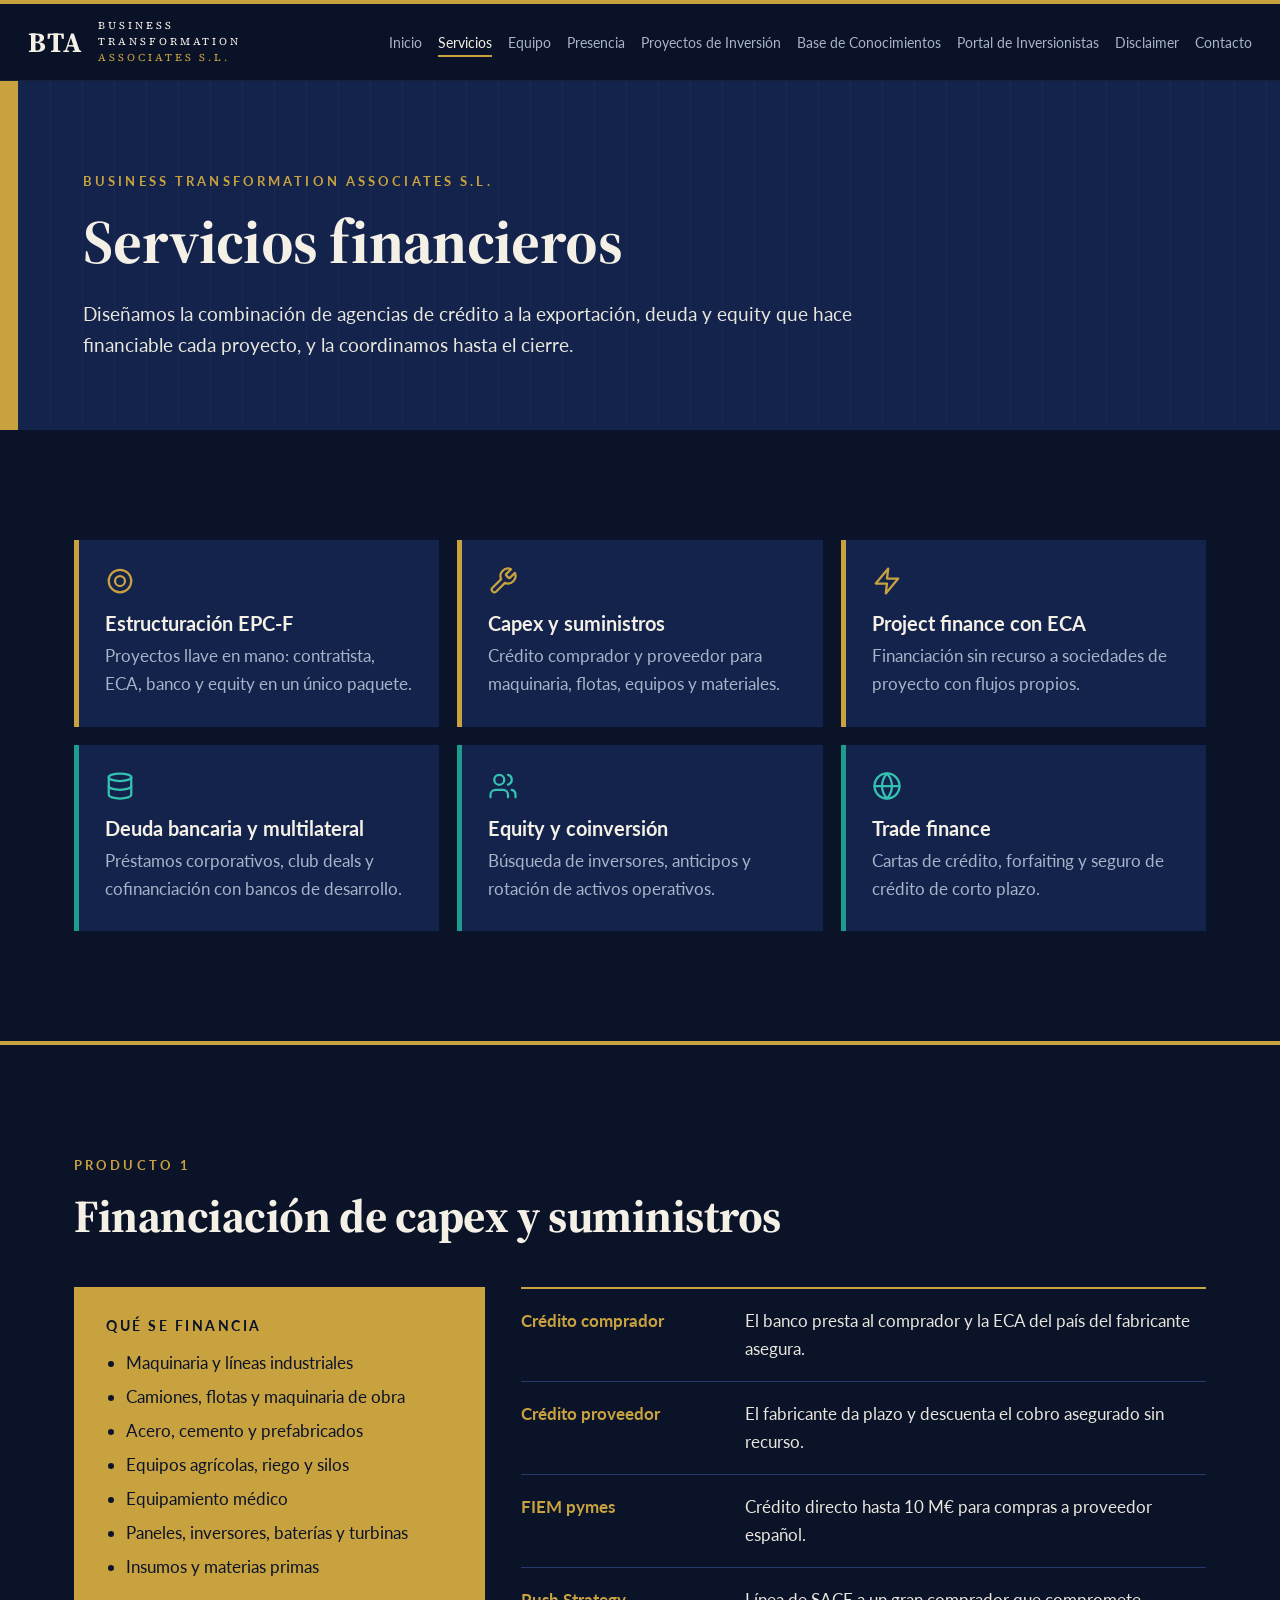
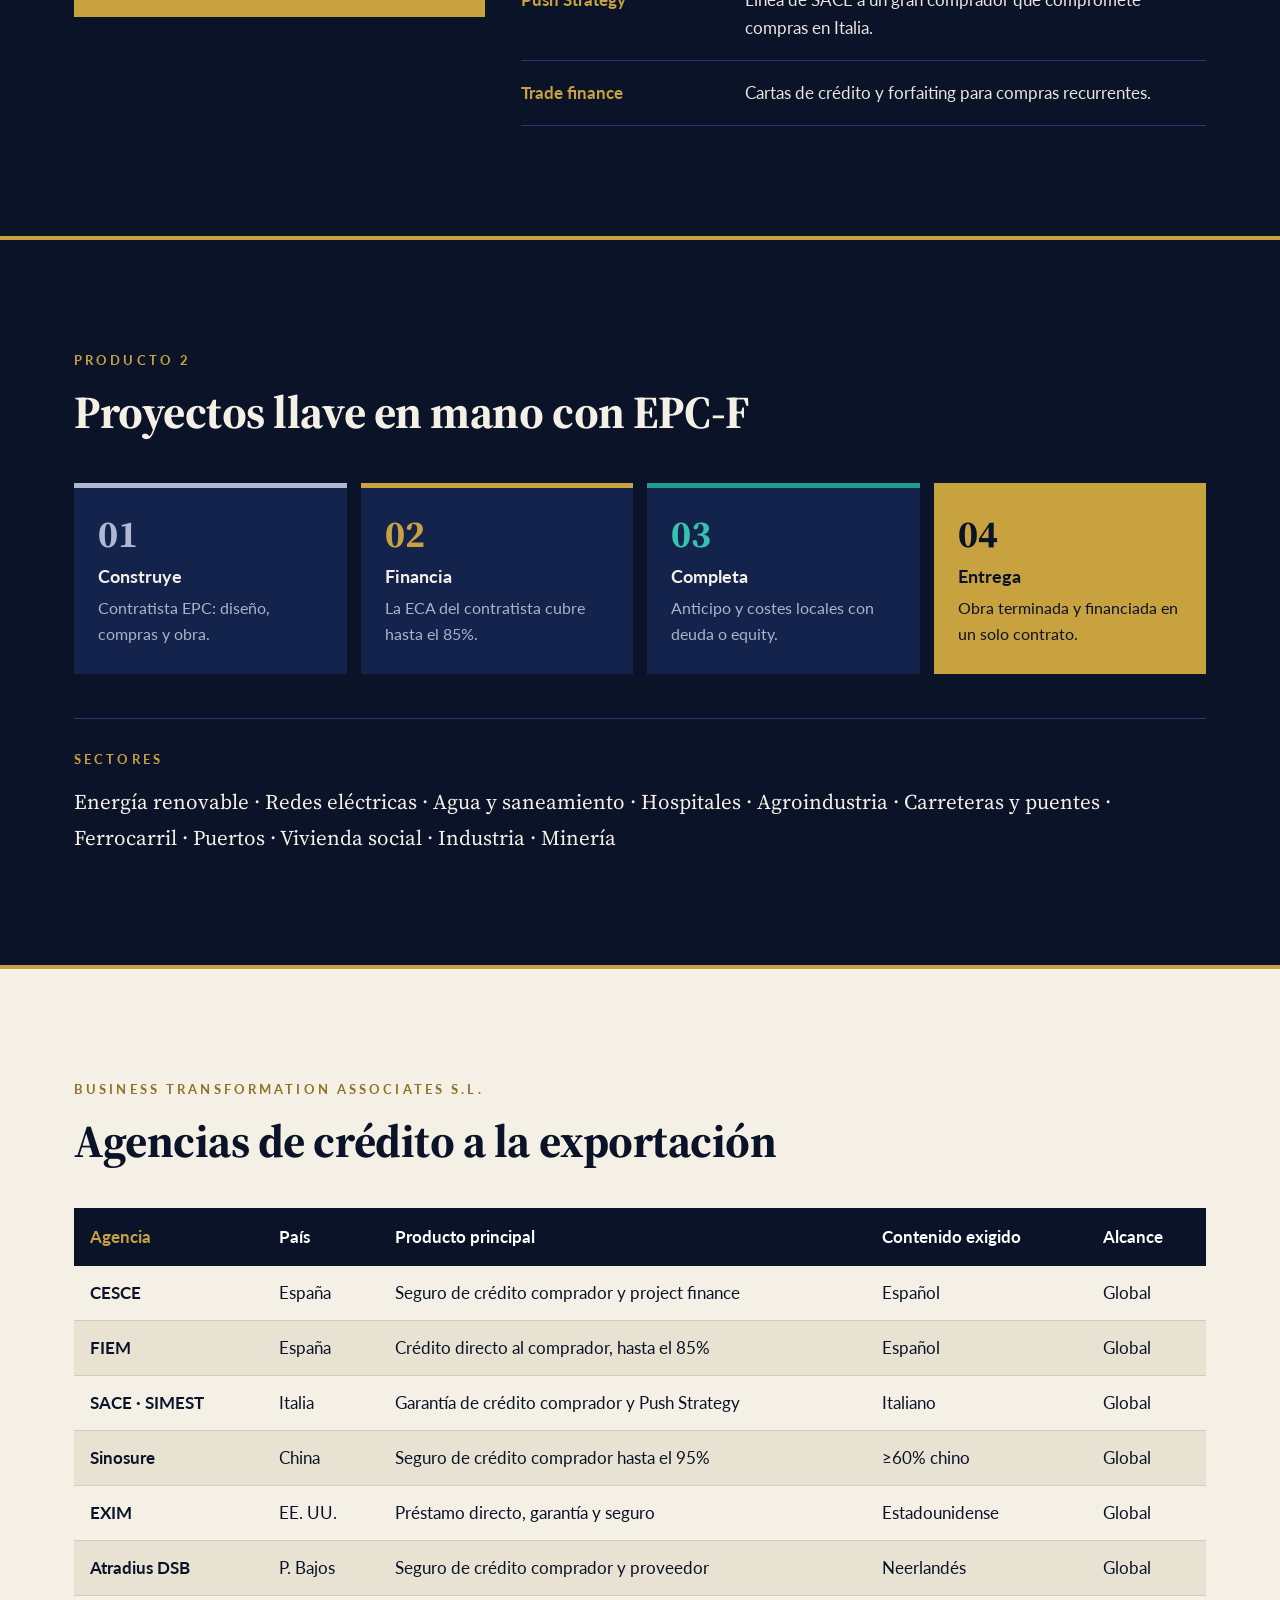
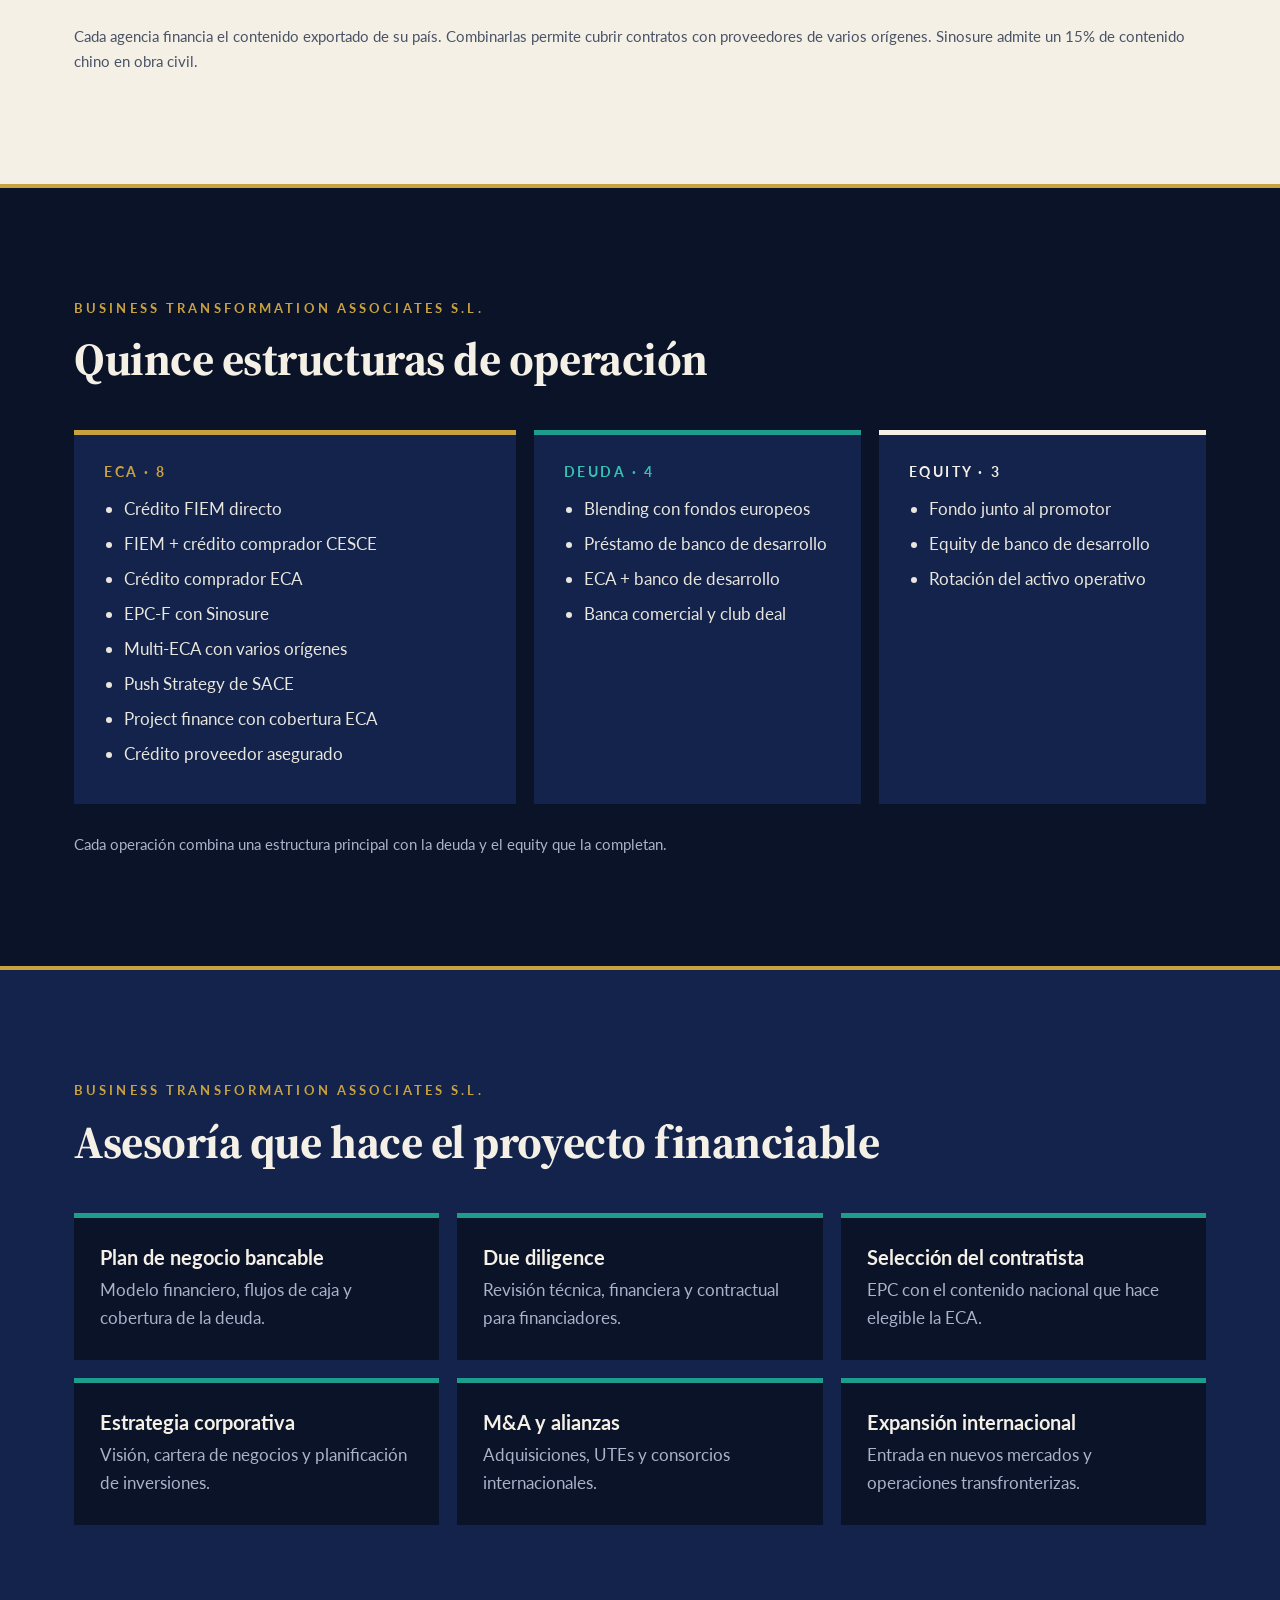
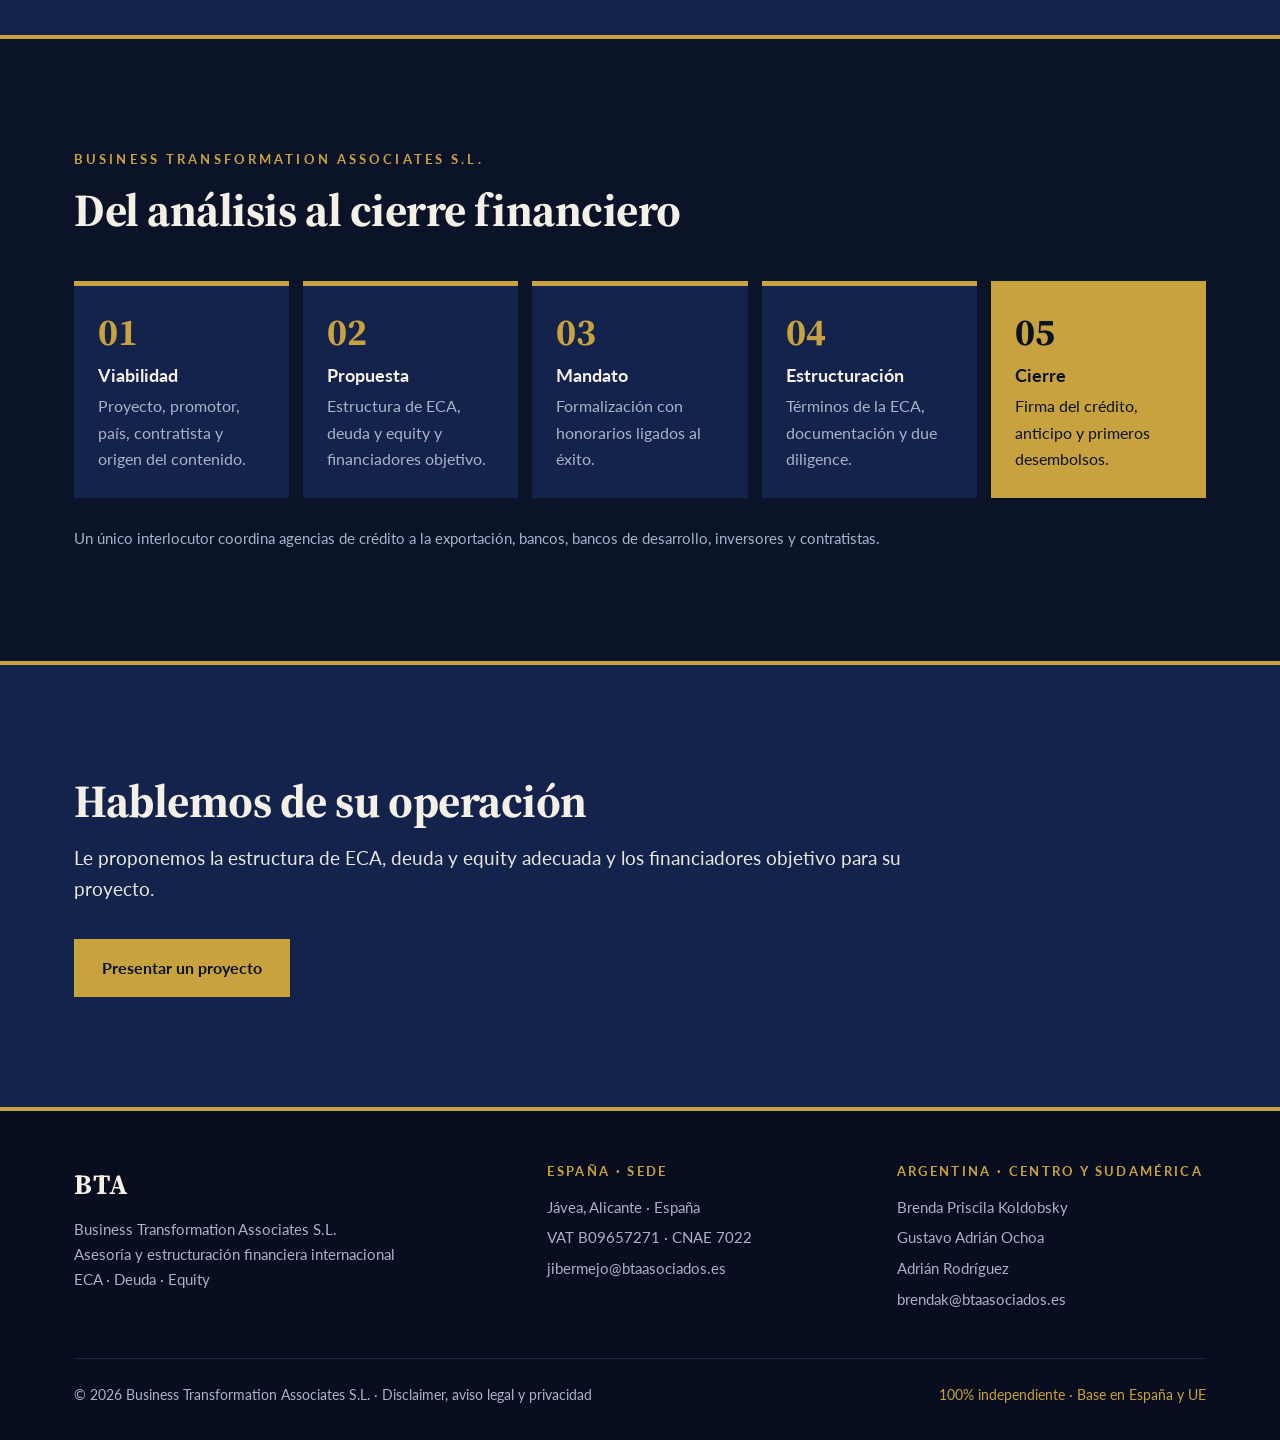
<file: servicios.html>
<!doctype html>
<html lang="es">
<head>
  <meta charset="utf-8">
  <meta name="viewport" content="width=device-width, initial-scale=1">
  <title>Servicios · BTA</title>
  <meta name="description" content="Estructuración EPC-F, capex y suministros, project finance con ECA, deuda bancaria y multilateral, equity, trade finance y asesoría estratégica.">
  <meta property="og:title" content="Servicios · BTA">
  <meta property="og:description" content="Estructuración EPC-F, capex y suministros, project finance con ECA, deuda bancaria y multilateral, equity, trade finance y asesoría estratégica.">
  <meta property="og:type" content="website">
  <link rel="icon" href="img/favicon.svg" type="image/svg+xml">
  <link rel="preconnect" href="https://fonts.googleapis.com">
  <link rel="preconnect" href="https://fonts.gstatic.com" crossorigin>
  <link href="https://fonts.googleapis.com/css2?family=Lato:wght@400;700&family=Source+Serif+4:opsz,wght@8..60,400;8..60,700&display=swap" rel="stylesheet">
  <link rel="stylesheet" href="css/styles.css">
</head>
<body>
<a class="saltar" href="#contenido">Saltar al contenido</a>

<header class="cabecera">
  <div class="contenedor">
    <a class="marca" href="index.html" aria-label="BTA · Business Transformation Associates, inicio">
      <span class="marca-sello">BTA</span>
      <span class="marca-texto">Business<br>Transformation<span>Associates S.L.</span></span>
    </a>
    <nav aria-label="Principal">
      <button class="hamburguesa" aria-expanded="false" aria-controls="menu" aria-label="Abrir menú"><span></span><span></span><span></span></button>
      <ul class="menu" id="menu">
        <li><a href="index.html">Inicio</a></li>
        <li><a href="servicios.html" class="activo" aria-current="page">Servicios</a></li>
        <li><a href="equipo.html">Equipo</a></li>
        <li><a href="presencia.html">Presencia</a></li>
        <li><a href="proyectos.html">Proyectos de Inversión</a></li>
        <li><a href="conocimientos.html">Base de Conocimientos</a></li>
        <li><a href="inversionistas.html">Portal de Inversionistas</a></li>
        <li><a href="disclaimer.html">Disclaimer</a></li>
        <li><a href="contacto.html">Contacto</a></li>
      </ul>
    </nav>
  </div>
</header>

<main id="contenido">


<section class="cabecera-pagina">
  <div class="contenedor">
    <p class="antetitulo">Business Transformation Associates S.L.</p>
    <h1>Servicios financieros</h1>
    <p class="intro">Diseñamos la combinación de agencias de crédito a la exportación, deuda y equity que hace financiable cada proyecto, y la coordinamos hasta el cierre.</p>
  </div>
</section>

<section class="seccion sin-borde">
  <div class="contenedor">
    <div class="rejilla r3 sin-margen">
      <div class="tarjeta lateral"><svg class="icono" viewBox="0 0 24 24" fill="none" stroke-width="1.8" stroke-linecap="round" stroke-linejoin="round" aria-hidden="true"><circle cx="12" cy="12" r="9"/><circle cx="12" cy="12" r="4"/></svg><h3>Estructuración EPC-F</h3><p>Proyectos llave en mano: contratista, ECA, banco y equity en un único paquete.</p></div>
      <div class="tarjeta lateral"><svg class="icono" viewBox="0 0 24 24" fill="none" stroke-width="1.8" stroke-linecap="round" stroke-linejoin="round" aria-hidden="true"><path d="M14.7 6.3a1 1 0 0 0 0 1.4l1.6 1.6a1 1 0 0 0 1.4 0l3.77-3.77a6 6 0 0 1-7.94 7.94l-6.91 6.91a2.12 2.12 0 0 1-3-3l6.91-6.91a6 6 0 0 1 7.94-7.94l-3.76 3.76z"/></svg><h3>Capex y suministros</h3><p>Crédito comprador y proveedor para maquinaria, flotas, equipos y materiales.</p></div>
      <div class="tarjeta lateral"><svg class="icono" viewBox="0 0 24 24" fill="none" stroke-width="1.8" stroke-linecap="round" stroke-linejoin="round" aria-hidden="true"><path d="M13 2 3 14h9l-1 8 10-12h-9l1-8z"/></svg><h3>Project finance con ECA</h3><p>Financiación sin recurso a sociedades de proyecto con flujos propios.</p></div>
      <div class="tarjeta lateral verde"><svg class="icono" viewBox="0 0 24 24" fill="none" stroke-width="1.8" stroke-linecap="round" stroke-linejoin="round" aria-hidden="true"><ellipse cx="12" cy="5" rx="9" ry="3"/><path d="M3 5v14c0 1.66 4 3 9 3s9-1.34 9-3V5"/><path d="M3 12c0 1.66 4 3 9 3s9-1.34 9-3"/></svg><h3>Deuda bancaria y multilateral</h3><p>Préstamos corporativos, club deals y cofinanciación con bancos de desarrollo.</p></div>
      <div class="tarjeta lateral verde"><svg class="icono" viewBox="0 0 24 24" fill="none" stroke-width="1.8" stroke-linecap="round" stroke-linejoin="round" aria-hidden="true"><path d="M16 21v-2a4 4 0 0 0-4-4H6a4 4 0 0 0-4 4v2"/><circle cx="9" cy="7" r="4"/><path d="M22 21v-2a4 4 0 0 0-3-3.87"/><path d="M16 3.13a4 4 0 0 1 0 7.75"/></svg><h3>Equity y coinversión</h3><p>Búsqueda de inversores, anticipos y rotación de activos operativos.</p></div>
      <div class="tarjeta lateral verde"><svg class="icono" viewBox="0 0 24 24" fill="none" stroke-width="1.8" stroke-linecap="round" stroke-linejoin="round" aria-hidden="true"><circle cx="12" cy="12" r="10"/><path d="M2 12h20"/><path d="M12 2a15.3 15.3 0 0 1 4 10 15.3 15.3 0 0 1-4 10 15.3 15.3 0 0 1-4-10 15.3 15.3 0 0 1 4-10z"/></svg><h3>Trade finance</h3><p>Cartas de crédito, forfaiting y seguro de crédito de corto plazo.</p></div>
    </div>
  </div>
</section>

<section class="seccion" id="capex">
  <div class="contenedor">
    <p class="antetitulo">Producto 1</p>
    <h2>Financiación de capex y suministros</h2>
    <div class="producto">
      <div class="caja-oro">
        <h3>Qué se financia</h3>
        <ul>
          <li>Maquinaria y líneas industriales</li>
          <li>Camiones, flotas y maquinaria de obra</li>
          <li>Acero, cemento y prefabricados</li>
          <li>Equipos agrícolas, riego y silos</li>
          <li>Equipamiento médico</li>
          <li>Paneles, inversores, baterías y turbinas</li>
          <li>Insumos y materias primas</li>
        </ul>
      </div>
      <dl class="lista-def">
        <div><dt>Crédito comprador</dt><dd>El banco presta al comprador y la ECA del país del fabricante asegura.</dd></div>
        <div><dt>Crédito proveedor</dt><dd>El fabricante da plazo y descuenta el cobro asegurado sin recurso.</dd></div>
        <div><dt>FIEM pymes</dt><dd>Crédito directo hasta 10 M€ para compras a proveedor español.</dd></div>
        <div><dt>Push Strategy</dt><dd>Línea de SACE a un gran comprador que compromete compras en Italia.</dd></div>
        <div><dt>Trade finance</dt><dd>Cartas de crédito y forfaiting para compras recurrentes.</dd></div>
      </dl>
    </div>
  </div>
</section>

<section class="seccion" id="epcf">
  <div class="contenedor">
    <p class="antetitulo">Producto 2</p>
    <h2>Proyectos llave en mano con EPC-F</h2>
    <div class="pasos cuatro">
      <div class="paso c-1"><div class="num">01</div><h3>Construye</h3><p>Contratista EPC: diseño, compras y obra.</p></div>
      <div class="paso"><div class="num">02</div><h3>Financia</h3><p>La ECA del contratista cubre hasta el 85%.</p></div>
      <div class="paso c-3"><div class="num">03</div><h3>Completa</h3><p>Anticipo y costes locales con deuda o equity.</p></div>
      <div class="paso final"><div class="num">04</div><h3>Entrega</h3><p>Obra terminada y financiada en un solo contrato.</p></div>
    </div>
    <div class="sectores-lista">
      <p class="antetitulo">Sectores</p>
      <p>Energía renovable · Redes eléctricas · Agua y saneamiento · Hospitales · Agroindustria · Carreteras y puentes · Ferrocarril · Puertos · Vivienda social · Industria · Minería</p>
    </div>
  </div>
</section>

<section class="seccion crema" id="agencias">
  <div class="contenedor">
    <p class="antetitulo">Business Transformation Associates S.L.</p>
    <h2>Agencias de crédito a la exportación</h2>
    <div class="tabla-envoltura">
      <table>
        <thead><tr><th>Agencia</th><th>País</th><th>Producto principal</th><th>Contenido exigido</th><th>Alcance</th></tr></thead>
        <tbody>
          <tr><td>CESCE</td><td>España</td><td>Seguro de crédito comprador y project finance</td><td>Español</td><td>Global</td></tr>
          <tr><td>FIEM</td><td>España</td><td>Crédito directo al comprador, hasta el 85%</td><td>Español</td><td>Global</td></tr>
          <tr><td>SACE · SIMEST</td><td>Italia</td><td>Garantía de crédito comprador y Push Strategy</td><td>Italiano</td><td>Global</td></tr>
          <tr><td>Sinosure</td><td>China</td><td>Seguro de crédito comprador hasta el 95%</td><td>≥60% chino</td><td>Global</td></tr>
          <tr><td>EXIM</td><td>EE. UU.</td><td>Préstamo directo, garantía y seguro</td><td>Estadounidense</td><td>Global</td></tr>
          <tr><td>Atradius DSB</td><td>P. Bajos</td><td>Seguro de crédito comprador y proveedor</td><td>Neerlandés</td><td>Global</td></tr>
        </tbody>
      </table>
    </div>
    <p class="nota">Cada agencia financia el contenido exportado de su país. Combinarlas permite cubrir contratos con proveedores de varios orígenes. Sinosure admite un 15% de contenido chino en obra civil.</p>
  </div>
</section>

<section class="seccion" id="estructuras">
  <div class="contenedor">
    <p class="antetitulo">Business Transformation Associates S.L.</p>
    <h2>Quince estructuras de operación</h2>
    <div class="rejilla r-estructuras">
      <div class="estructura"><h3>ECA · 8</h3><ul>
        <li>Crédito FIEM directo</li><li>FIEM + crédito comprador CESCE</li><li>Crédito comprador ECA</li><li>EPC-F con Sinosure</li>
        <li>Multi-ECA con varios orígenes</li><li>Push Strategy de SACE</li><li>Project finance con cobertura ECA</li><li>Crédito proveedor asegurado</li></ul></div>
      <div class="estructura verde"><h3>Deuda · 4</h3><ul>
        <li>Blending con fondos europeos</li><li>Préstamo de banco de desarrollo</li><li>ECA + banco de desarrollo</li><li>Banca comercial y club deal</li></ul></div>
      <div class="estructura blanca"><h3>Equity · 3</h3><ul>
        <li>Fondo junto al promotor</li><li>Equity de banco de desarrollo</li><li>Rotación del activo operativo</li></ul></div>
    </div>
    <p class="nota">Cada operación combina una estructura principal con la deuda y el equity que la completan.</p>
  </div>
</section>

<section class="seccion azul" id="asesoria">
  <div class="contenedor">
    <p class="antetitulo">Business Transformation Associates S.L.</p>
    <h2>Asesoría que hace el proyecto financiable</h2>
    <div class="rejilla r3">
      <div class="tarjeta verde"><h3>Plan de negocio bancable</h3><p>Modelo financiero, flujos de caja y cobertura de la deuda.</p></div>
      <div class="tarjeta verde"><h3>Due diligence</h3><p>Revisión técnica, financiera y contractual para financiadores.</p></div>
      <div class="tarjeta verde"><h3>Selección del contratista</h3><p>EPC con el contenido nacional que hace elegible la ECA.</p></div>
      <div class="tarjeta verde"><h3>Estrategia corporativa</h3><p>Visión, cartera de negocios y planificación de inversiones.</p></div>
      <div class="tarjeta verde"><h3>M&amp;A y alianzas</h3><p>Adquisiciones, UTEs y consorcios internacionales.</p></div>
      <div class="tarjeta verde"><h3>Expansión internacional</h3><p>Entrada en nuevos mercados y operaciones transfronterizas.</p></div>
    </div>
  </div>
</section>

<section class="seccion" id="proceso">
  <div class="contenedor">
    <p class="antetitulo">Business Transformation Associates S.L.</p>
    <h2>Del análisis al cierre financiero</h2>
    <div class="pasos cinco">
      <div class="paso"><div class="num">01</div><h3>Viabilidad</h3><p>Proyecto, promotor, país, contratista y origen del contenido.</p></div>
      <div class="paso"><div class="num">02</div><h3>Propuesta</h3><p>Estructura de ECA, deuda y equity y financiadores objetivo.</p></div>
      <div class="paso"><div class="num">03</div><h3>Mandato</h3><p>Formalización con honorarios ligados al éxito.</p></div>
      <div class="paso"><div class="num">04</div><h3>Estructuración</h3><p>Términos de la ECA, documentación y due diligence.</p></div>
      <div class="paso final"><div class="num">05</div><h3>Cierre</h3><p>Firma del crédito, anticipo y primeros desembolsos.</p></div>
    </div>
    <p class="nota">Un único interlocutor coordina agencias de crédito a la exportación, bancos, bancos de desarrollo, inversores y contratistas.</p>
  </div>
</section>

<section class="seccion azul llamada">
  <div class="contenedor">
    <h2>Hablemos de su operación</h2>
    <p class="intro">Le proponemos la estructura de ECA, deuda y equity adecuada y los financiadores objetivo para su proyecto.</p>
    <div class="acciones"><a class="boton boton-oro" href="contacto.html">Presentar un proyecto</a></div>
  </div>
</section>
</main>

<footer class="pie">
  <div class="contenedor">
    <div>
      <span class="marca-sello">BTA</span>
      <p style="margin-top:10px">Business Transformation Associates S.L.<br>Asesoría y estructuración financiera internacional<br>ECA · Deuda · Equity</p>
    </div>
    <div>
      <h4>España · Sede</h4>
      <ul>
        <li>Jávea, Alicante · España</li>
        <li>VAT B09657271 · CNAE 7022</li>
        <li><a href="mailto:jibermejo@btaasociados.es">jibermejo@btaasociados.es</a></li>
      </ul>
    </div>
    <div>
      <h4>Argentina · Centro y Sudamérica</h4>
      <ul>
        <li>Brenda Priscila Koldobsky</li>         <li>Gustavo Adrián Ochoa</li>         <li>Adrián Rodríguez</li>
        <li><a href="mailto:brendak@btaasociados.es">brendak@btaasociados.es</a></li>
      </ul>
    </div>
    <div class="pie-legal">
      <span>© <span id="anio">2026</span> Business Transformation Associates S.L. · <a href="disclaimer.html">Disclaimer, aviso legal y privacidad</a></span>
      <span class="oro">100% independiente · Base en España y UE</span>
    </div>
  </div>
</footer>
<script src="js/main.js"></script>
</body>
</html>
</file>
<file: css/styles.css>
/* BTA · Business Transformation Associates S.L.
   Paleta y tipografía tomadas del brochure corporativo 2026 */
:root {
  --noche: #0b1328;      /* fondo principal */
  --noche-2: #080e1f;    /* pie */
  --azul: #13234b;       /* tarjetas y bandas */
  --azul-borde: #263a6b;
  --oro: #c9a240;
  --oro-oscuro: #8f7228; /* oro sobre crema */
  --verde: #1e9c8e;
  --verde-claro: #36c2b1;
  --crema: #f4f0e6;
  --crema-2: #e8e2d2;
  --texto: #e9e6dd;
  --texto-suave: #a9b3c9;
  --texto-oscuro: #0b1328;
  --gris-oscuro: #4a5266;
  --serif: "Source Serif 4", "DejaVu Serif", Georgia, serif;
  --sans: "Lato", "Segoe UI", system-ui, sans-serif;
  --ancho: 1180px;
}

* { box-sizing: border-box; margin: 0; padding: 0; }
html { scroll-behavior: smooth; scroll-padding-top: 84px; }
body {
  background: var(--noche);
  color: var(--texto);
  font-family: var(--sans);
  font-size: 17px;
  line-height: 1.65;
  -webkit-font-smoothing: antialiased;
}
img, svg { display: block; max-width: 100%; }
a { color: inherit; }
.contenedor { width: 100%; max-width: var(--ancho); margin: 0 auto; padding: 0 24px; }

/* ---------- Tipografía ---------- */
h1, h2, h3.serif { font-family: var(--serif); font-weight: 700; letter-spacing: -0.01em; line-height: 1.15; }
h2 { font-size: clamp(30px, 4.2vw, 46px); color: var(--crema); margin-bottom: 20px; }
h3 { font-size: 20px; font-weight: 700; color: var(--crema); line-height: 1.3; margin-bottom: 6px; }
.antetitulo {
  font-size: 13px; font-weight: 700; letter-spacing: 0.24em; text-transform: uppercase;
  color: var(--oro); margin-bottom: 14px;
}
.intro { font-size: 19px; color: var(--texto); max-width: 860px; }
.intro strong { color: #fff; }
.nota { color: var(--texto-suave); font-size: 15px; margin-top: 28px; }

/* ---------- Cabecera ---------- */
.cabecera {
  position: sticky; top: 0; z-index: 50;
  background: rgba(11, 19, 40, 0.94);
  backdrop-filter: blur(8px);
  border-top: 4px solid var(--oro);
  border-bottom: 1px solid rgba(255,255,255,0.06);
}
.cabecera .contenedor { display: flex; align-items: center; justify-content: space-between; gap: 48px; height: 76px; max-width: none; padding: 0 40px; }
.marca { display: flex; align-items: center; gap: 14px; text-decoration: none; flex-shrink: 0; }
.marca-sello {
  font-family: var(--serif); font-weight: 700; font-size: 28px; letter-spacing: 0.06em; color: var(--crema);
}
.marca-texto { font-family: var(--serif); font-size: 10.5px; letter-spacing: 0.28em; line-height: 1.5; color: var(--crema); text-transform: uppercase; }
.marca-texto span { color: var(--oro); display: block; }
.menu { display: flex; gap: 28px; list-style: none; }
.menu a { text-decoration: none; font-size: 15px; color: var(--texto-suave); transition: color .2s; }
.menu a:hover, .menu a:focus-visible { color: var(--oro); }
.menu .boton-menu {
  color: var(--noche); background: var(--oro); padding: 9px 18px; font-weight: 700;
}
.menu .boton-menu:hover { color: var(--noche); background: #dab452; }
.hamburguesa { display: none; background: none; border: 0; cursor: pointer; padding: 8px; }
.hamburguesa span { display: block; width: 26px; height: 2px; background: var(--crema); margin: 6px 0; transition: transform .25s, opacity .25s; }

/* ---------- Portada ---------- */
.portada { position: relative; overflow: hidden; border-left: 18px solid var(--oro); }
.portada .contenedor {
  display: grid; grid-template-columns: 1.25fr 1fr; align-items: center; gap: 40px;
  min-height: min(calc(100vh - 80px), 820px); padding-top: 60px; padding-bottom: 60px;
}
.portada-logo { font-family: var(--serif); font-weight: 700; font-size: clamp(88px, 13vw, 150px); line-height: .95; color: var(--crema); letter-spacing: 0.04em; }
.portada-nombre { font-family: var(--serif); font-size: clamp(14px, 1.9vw, 22px); letter-spacing: 0.24em; text-transform: uppercase; margin-top: 26px; line-height: 1.6; }
.portada-nombre span { display: block; color: var(--oro); }
.linea-oro { width: min(460px, 100%); height: 4px; background: var(--oro); margin: 26px 0 30px; }
.portada h1 { font-family: var(--sans); font-size: clamp(22px, 2.6vw, 30px); color: #fff; margin-bottom: 14px; }
.portada .sub { color: var(--texto-suave); font-size: 18px; }
.ficha {
  display: inline-flex; flex-wrap: wrap; gap: 6px 22px; margin-top: 30px;
  background: var(--azul); border-left: 5px solid var(--oro); padding: 14px 22px; font-size: 15px;
}
.ficha span:last-child { color: var(--oro); }
.acciones { display: flex; flex-wrap: wrap; gap: 14px; margin-top: 34px; }
.boton {
  display: inline-block; text-decoration: none; font-weight: 700; font-size: 16px;
  padding: 14px 26px; border: 2px solid var(--oro); transition: background .2s, color .2s;
}
.boton-oro { background: var(--oro); color: var(--noche); }
.boton-oro:hover { background: #dab452; border-color: #dab452; }
.boton-linea { color: var(--oro); }
.boton-linea:hover { background: var(--oro); color: var(--noche); }
.portada-sello { position: absolute; top: 0; bottom: 0; right: 0; width: 42%; padding-left: 4px; display: flex; align-items: center; justify-content: center; }
.portada-sello svg { width: min(360px, 80%); height: auto; }
.portada::after {
  content: ""; position: absolute; inset: 0 0 0 auto; width: 42%; z-index: -1;
  background: var(--azul);
  background-image: repeating-linear-gradient(90deg, rgba(255,255,255,0.025) 0 1px, transparent 1px 32px);
  border-left: 4px solid var(--oro);
}
.portada { z-index: 0; }

/* ---------- Secciones ---------- */
.seccion { padding: 110px 0; border-top: 4px solid var(--oro); }
.seccion.azul { background: var(--azul); }
.seccion.crema { background: var(--crema); color: var(--texto-oscuro); }
.seccion.crema h2, .seccion.crema h3 { color: var(--texto-oscuro); }
.seccion.crema .antetitulo { color: var(--oro-oscuro); }
.seccion.crema .nota { color: var(--gris-oscuro); }

.rejilla { display: grid; gap: 18px; margin-top: 44px; }
.r3 { grid-template-columns: repeat(3, 1fr); }
.r2 { grid-template-columns: repeat(2, 1fr); }
.r4 { grid-template-columns: repeat(4, 1fr); }
.r5 { grid-template-columns: repeat(5, 1fr); }

.tarjeta { background: var(--azul); padding: 26px 26px 28px; border-top: 5px solid var(--oro); }
.seccion.azul .tarjeta { background: var(--noche); }
.tarjeta.verde { border-top-color: var(--verde); }
.tarjeta.lateral { border-top: 0; border-left: 5px solid var(--oro); }
.tarjeta.lateral.verde { border-left-color: var(--verde); }
.tarjeta p { color: var(--texto-suave); }
.tarjeta .icono { width: 30px; height: 30px; margin-bottom: 14px; stroke: var(--oro); }
.tarjeta.verde .icono { stroke: var(--verde-claro); }

/* Cifras */
.cifras { display: grid; grid-template-columns: repeat(4, 1fr); gap: 24px; margin-top: 50px; }
.cifra { border-left: 2px solid var(--oro); padding: 4px 0 4px 28px; }
.cifra b { display: block; font-family: var(--serif); font-size: clamp(54px, 6vw, 82px); color: var(--oro); line-height: 1.05; }
.cifra span { color: var(--texto); font-size: 17px; }

/* Tres vías */
.vias { display: grid; grid-template-columns: 1fr auto 1fr auto 1fr; align-items: stretch; gap: 14px; margin-top: 44px; }
.via { background: var(--azul); padding: 30px; border-top: 6px solid var(--oro); }
.via.deuda { border-top-color: var(--verde); }
.via.equity { border-top-color: var(--crema); }
.via b { display: block; font-family: var(--serif); font-size: 50px; line-height: 1.1; color: var(--oro); margin-bottom: 14px; }
.via.deuda b { color: var(--verde-claro); }
.via.equity b { color: var(--crema); }
.via p { color: var(--texto-suave); }
.flecha { align-self: center; color: #3c5288; font-size: 28px; }
.banda-oro {
  display: flex; align-items: center; gap: 22px; margin-top: 26px; padding: 18px 28px;
  background: var(--oro); color: var(--noche); font-weight: 700; font-size: 18px;
}
.banda-oro b { font-family: var(--serif); font-size: 26px; letter-spacing: 0.06em; }

/* Tablas */
.tabla-envoltura { margin-top: 40px; overflow-x: auto; }
table { width: 100%; border-collapse: collapse; min-width: 720px; font-size: 17px; }
thead th { background: var(--noche); color: #fff; text-align: left; padding: 15px 16px; font-weight: 700; }
thead th:first-child { color: var(--oro); }
tbody td { padding: 13px 16px; border-bottom: 1px solid #d3ccb9; }
tbody tr:nth-child(even) td { background: var(--crema-2); }
tbody td:first-child { font-weight: 700; }

/* Producto 1 */
.producto { display: grid; grid-template-columns: 0.75fr 1.25fr; gap: 36px; margin-top: 44px; align-items: start; }
.caja-oro { background: var(--oro); color: var(--noche); padding: 30px 32px; }
.caja-oro h3 { color: var(--noche); font-size: 14px; letter-spacing: 0.18em; text-transform: uppercase; margin-bottom: 14px; }
.caja-oro ul { padding-left: 20px; }
.caja-oro li { margin-bottom: 6px; font-size: 17px; }
.lista-def { border-top: 2px solid var(--oro); }
.lista-def div { display: grid; grid-template-columns: 200px 1fr; gap: 24px; padding: 18px 0; border-bottom: 1px solid var(--azul-borde); }
.lista-def dt { color: var(--oro); font-weight: 700; }
.lista-def dd { color: var(--texto); }

/* Pasos */
.pasos { display: grid; gap: 14px; margin-top: 44px; }
.pasos.cuatro { grid-template-columns: repeat(4, 1fr); }
.pasos.cinco { grid-template-columns: repeat(5, 1fr); }
.paso { background: var(--azul); padding: 26px 24px; border-top: 5px solid var(--oro); position: relative; }
.paso .num { font-family: var(--serif); font-weight: 700; font-size: 38px; color: var(--oro); line-height: 1.1; margin-bottom: 10px; }
.paso p { color: var(--texto-suave); font-size: 16px; }
.paso h3 { font-size: 18px; }
.paso.c-1 { border-top-color: #aeb8d4; } .paso.c-1 .num { color: #aeb8d4; }
.paso.c-3 { border-top-color: var(--verde); } .paso.c-3 .num { color: var(--verde-claro); }
.paso.final { background: var(--oro); border-top-color: var(--oro); }
.paso.final .num, .paso.final h3, .paso.final p { color: var(--noche); }
.sectores-lista { margin-top: 44px; padding-top: 30px; border-top: 1px solid var(--azul-borde); }
.sectores-lista p:not(.antetitulo) { font-family: var(--serif); font-size: 21px; color: var(--crema); line-height: 1.7; }

/* Estructuras */
.estructura { background: var(--azul); padding: 28px 30px; border-top: 5px solid var(--oro); }
.estructura.verde { border-top-color: var(--verde); }
.estructura.blanca { border-top-color: var(--crema); }
.estructura h3 { font-size: 14px; letter-spacing: 0.18em; text-transform: uppercase; color: var(--oro); margin-bottom: 14px; }
.estructura.verde h3 { color: var(--verde-claro); }
.estructura.blanca h3 { color: var(--crema); }
.estructura ul { padding-left: 20px; }
.estructura li { margin-bottom: 7px; }
.r-estructuras { grid-template-columns: 1.35fr 1fr 1fr; }

/* Regiones */
.region { border-top: 2px solid var(--oro); padding-top: 18px; }
.region h3 { font-family: var(--serif); font-size: 24px; }
.region p { color: var(--texto-suave); }

/* Criterios (crema) */
.criterio { border-top: 4px solid var(--texto-oscuro); padding-top: 18px; }
.criterio.oro { border-top-color: var(--oro); }
.criterio p { color: var(--gris-oscuro); }

/* Por qué BTA */
.sellos { display: grid; grid-template-columns: repeat(4, 1fr); gap: 16px; margin-top: 30px; padding-top: 24px; border-top: 1px solid var(--azul-borde); }
.sellos span { color: var(--oro); font-weight: 700; }

/* Presencia */
.oficina { background: var(--azul); padding: 32px; border-left: 5px solid var(--oro); }
.oficina.verde { border-left-color: var(--verde); }
.oficina .pais { font-family: var(--serif); font-size: 28px; color: var(--crema); margin-bottom: 4px; }
.oficina .rol { color: var(--oro); font-weight: 700; margin-bottom: 14px; }
.oficina.verde .rol { color: var(--verde-claro); }
.oficina p { color: var(--texto-suave); }

/* Equipo */
.persona { background: var(--noche); border-left: 5px solid var(--oro); padding: 28px; display: flex; gap: 22px; align-items: flex-start; }
.persona.verde { border-left-color: var(--verde); }
.iniciales {
  flex: none; width: 78px; height: 78px; border: 1.5px solid var(--oro); border-radius: 50%;
  display: grid; place-items: center; font-family: var(--serif); font-weight: 700; font-size: 24px; color: var(--oro);
}
.persona.verde .iniciales { border-color: var(--verde-claro); color: var(--verde-claro); }
img.iniciales.foto { width: 112px; height: 112px; object-fit: cover; border-width: 2px; padding: 3px; background: var(--noche); }
.persona h3 { font-size: 21px; }
.persona .cargo { color: var(--oro); font-weight: 700; margin-bottom: 8px; }
.persona.verde .cargo { color: var(--verde-claro); }
.persona p { color: var(--texto-suave); font-size: 16px; }

/* Contacto */
.contacto { display: grid; grid-template-columns: 1fr 1.2fr; gap: 50px; margin-top: 44px; }
.datos dl div { padding: 16px 0; border-bottom: 1px solid var(--azul-borde); }
.datos dt { font-size: 13px; letter-spacing: 0.18em; text-transform: uppercase; color: var(--oro); font-weight: 700; }
.datos dd { font-size: 18px; color: var(--texto); }
.datos a { color: var(--texto); text-decoration-color: var(--oro); text-underline-offset: 4px; }
form { background: var(--azul); padding: 34px; border-top: 5px solid var(--oro); }
.campo { margin-bottom: 18px; }
.campo label { display: block; font-size: 14px; font-weight: 700; margin-bottom: 6px; color: var(--crema); }
.campo input, .campo select, .campo textarea {
  width: 100%; background: var(--noche); color: var(--texto); border: 1px solid var(--azul-borde);
  padding: 13px 14px; font: inherit; font-size: 16px;
}
.campo input:focus, .campo select:focus, .campo textarea:focus { outline: 2px solid var(--oro); outline-offset: 0; border-color: var(--oro); }
.campo textarea { min-height: 130px; resize: vertical; }
.fila { display: grid; grid-template-columns: 1fr 1fr; gap: 16px; }
.casilla { display: flex; gap: 10px; align-items: flex-start; font-size: 14px; color: var(--texto-suave); margin: 6px 0 22px; }
.casilla input { margin-top: 5px; accent-color: var(--oro); }
.casilla a { color: var(--oro); }
form button { border: 0; cursor: pointer; font: inherit; font-weight: 700; }
.form-aviso { font-size: 14px; color: var(--texto-suave); margin-top: 14px; }

/* Pie */
.pie { background: var(--noche-2); padding: 50px 0 34px; border-top: 4px solid var(--oro); font-size: 15px; color: var(--texto-suave); }
.pie .contenedor { display: grid; grid-template-columns: 1.4fr 1fr 1fr; gap: 40px; }
.pie h4 { color: var(--oro); font-size: 13px; letter-spacing: 0.18em; text-transform: uppercase; margin-bottom: 12px; }
.pie ul { list-style: none; }
.pie li { margin-bottom: 6px; }
.pie a { text-decoration: none; }
.pie a:hover { color: var(--oro); }
.pie-legal { grid-column: 1 / -1; display: flex; flex-wrap: wrap; justify-content: space-between; gap: 12px; padding-top: 24px; border-top: 1px solid #1c2747; font-size: 14px; }
.pie-legal .oro { color: var(--oro); }

/* Página legal */
.legal { padding: 80px 0 110px; }
.legal h1 { font-size: clamp(32px, 4.5vw, 48px); color: var(--crema); margin-bottom: 30px; }
.legal h2 { font-size: 26px; margin: 46px 0 14px; }
.legal p, .legal li { color: var(--texto); max-width: 860px; margin-bottom: 12px; }
.legal ul { padding-left: 22px; }
.legal .bloque { border-left: 4px solid var(--oro); padding-left: 26px; }
.legal .pendiente { color: var(--oro); }

/* Accesibilidad */
.saltar { position: absolute; left: -9999px; top: 0; background: var(--oro); color: var(--noche); padding: 10px 16px; z-index: 100; }
.saltar:focus { left: 10px; top: 10px; }
:focus-visible { outline: 2px solid var(--oro); outline-offset: 3px; }

/* ---------- Responsive ---------- */
@media (max-width: 1080px) {
  .menu { gap: 18px; }
  .menu a { font-size: 14px; }
  .pasos.cinco { grid-template-columns: repeat(3, 1fr); }
}
@media (max-width: 960px) {
  .portada { border-left-width: 10px; }
  .portada .contenedor { grid-template-columns: 1fr; min-height: auto; padding-top: 70px; padding-bottom: 70px; }
  .portada::after { display: none; }
  .portada-sello { display: none; }
  .r3, .r4, .r-estructuras { grid-template-columns: repeat(2, 1fr); }
  .cifras { grid-template-columns: repeat(2, 1fr); row-gap: 40px; }
  .vias { grid-template-columns: 1fr; }
  .flecha { transform: rotate(90deg); justify-self: center; }
  .producto, .contacto { grid-template-columns: 1fr; }
  .pasos.cuatro { grid-template-columns: repeat(2, 1fr); }
  .sellos { grid-template-columns: repeat(2, 1fr); }
  .pie .contenedor { grid-template-columns: 1fr 1fr; }
  .pie .contenedor > div:first-child { grid-column: 1 / -1; }
}
@media (max-width: 640px) {
  body { font-size: 16px; }
  .contenedor { padding: 0 16px; }
  .seccion { padding: 76px 0; }
  .r2, .r3, .r4, .r-estructuras, .pasos.cuatro, .pasos.cinco, .cifras, .sellos, .fila { grid-template-columns: 1fr; }
  .lista-def div { grid-template-columns: 1fr; gap: 4px; }
  .banda-oro { flex-direction: column; align-items: flex-start; gap: 6px; }
  .persona { flex-direction: column; }
  form { padding: 24px 18px; }
  .pie .contenedor { grid-template-columns: 1fr; }
  .intro { font-size: 17px; }
}
@media (prefers-reduced-motion: reduce) {
  html { scroll-behavior: auto; }
  * { transition: none !important; }
}

/* ---------- Estructura multipágina ---------- */
.menu { gap: 22px; }
.menu a { position: relative; padding: 6px 0; white-space: nowrap; }
.menu a.activo { color: var(--crema); }
.menu a.activo::after { content: ""; position: absolute; left: 0; right: 0; bottom: 0; height: 2px; background: var(--oro); }
.cabecera-pagina { padding: 90px 0 70px; border-left: 18px solid var(--oro); background: var(--azul);
  background-image: repeating-linear-gradient(90deg, rgba(255,255,255,0.025) 0 1px, transparent 1px 32px); }
.cabecera-pagina.gris {
  background-color: #2e333c;
  background-image:
    url("../img/banner-gris.svg"),
    linear-gradient(115deg, #262a31 0%, #353b45 55%, #454c58 100%);
  background-repeat: no-repeat; background-position: right bottom, 0 0; background-size: auto 100%, cover;
  border-bottom: 4px solid var(--oro);
}
.cabecera-pagina.gris .intro { color: #e3e5e9; }
.cabecera-pagina h1 { font-size: clamp(36px, 5.5vw, 62px); color: var(--crema); margin-bottom: 20px; }
.seccion.sin-borde { border-top: 0; }
.seccion.borde-fino { border-top: 1px solid #d3ccb9; }
.sin-margen { margin-top: 0 !important; }
.r1 { grid-template-columns: 1fr; }
.persona.destacada { padding: 36px; }
.persona.destacada .iniciales { width: 96px; height: 96px; font-size: 28px; }
.persona.destacada img.iniciales.foto { width: 150px; height: 150px; }
.persona .mail { margin-top: 10px; }
.persona .mail a { color: var(--crema); text-underline-offset: 4px; text-decoration-color: var(--oro); }
.llamada h2 { margin-bottom: 14px; }
.glosario { display: grid; grid-template-columns: repeat(2, 1fr); gap: 0 48px; }
.glosario div { padding: 22px 0; border-bottom: 1px solid var(--azul-borde); }
.glosario dt { font-family: var(--serif); font-weight: 700; font-size: 22px; color: var(--oro); margin-bottom: 4px; }
.glosario dd { color: var(--texto); }
.pasos-acceso { list-style: none; display: grid; grid-template-columns: repeat(3, 1fr); gap: 16px; margin-top: 36px; }
.pasos-acceso li { background: var(--noche); border-top: 5px solid var(--oro); padding: 24px; color: var(--texto-suave); }
.pasos-acceso b { display: block; font-family: var(--serif); font-size: 34px; color: var(--oro); line-height: 1.2; margin-bottom: 8px; }

@media (max-width: 1240px) {
  .hamburguesa { display: block; }
  .menu {
    position: fixed; top: 80px; left: 0; right: 0; bottom: 0; flex-direction: column; gap: 0;
    background: var(--noche); padding: 20px 24px; transform: translateX(100%); transition: transform .3s;
    overflow-y: auto; visibility: hidden;
  }
  .menu.abierto { transform: none; visibility: visible; }
  .menu li { border-bottom: 1px solid var(--azul-borde); }
  .menu a { display: block; padding: 16px 0; font-size: 18px; }
  .menu a.activo::after { display: none; }
  .menu a.activo { color: var(--oro); }
  .hamburguesa[aria-expanded="true"] span:nth-child(1) { transform: translateY(8px) rotate(45deg); }
  .hamburguesa[aria-expanded="true"] span:nth-child(2) { opacity: 0; }
  .hamburguesa[aria-expanded="true"] span:nth-child(3) { transform: translateY(-8px) rotate(-45deg); }
  .marca-texto { display: block; }
}
@media (max-width: 960px) {
  .cabecera-pagina { border-left-width: 10px; padding: 64px 0 50px; }
  .cabecera-pagina.gris {
    background-image:
      linear-gradient(90deg, rgba(38,42,49,.92) 0%, rgba(46,51,60,.75) 60%, rgba(46,51,60,.35) 100%),
      url("../img/banner-gris.svg"),
      linear-gradient(115deg, #262a31 0%, #353b45 55%, #454c58 100%);
    background-position: 0 0, 70% bottom, 0 0; background-size: cover, auto 100%, cover;
  }
  .glosario, .pasos-acceso { grid-template-columns: 1fr; }
}
@media (max-width: 640px) { .cabecera .contenedor { padding: 0 16px; } }
@media (min-width: 1241px) and (max-width: 1440px) {
  .cabecera .contenedor { padding: 0 28px; gap: 36px; }
  .menu { gap: 16px; }
  .menu a { font-size: 14px; }
}
</file>
